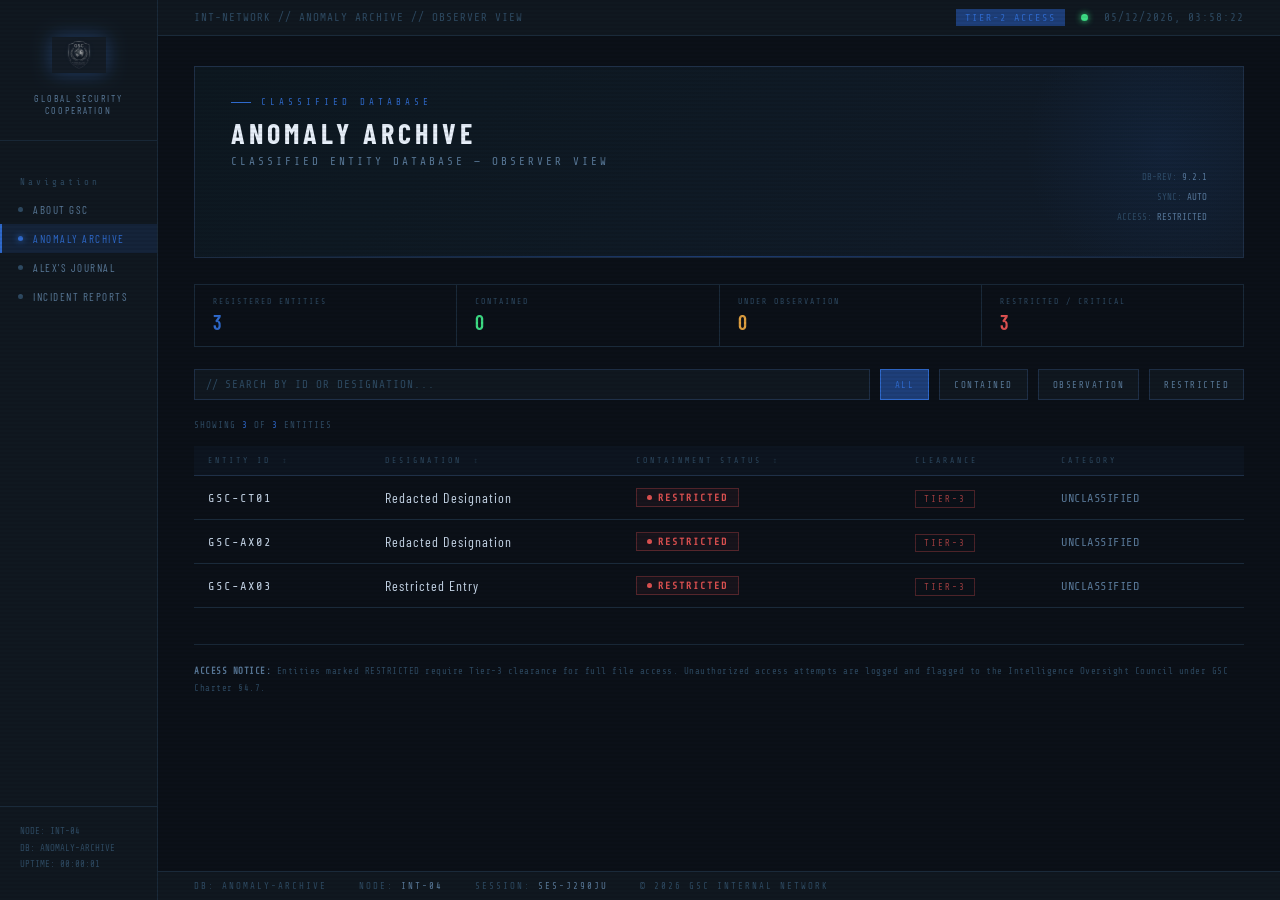
<file: anomalies/index.html>
<!DOCTYPE html>
<html lang="en">
<head>
  <meta charset="UTF-8"/>
  <meta name="viewport" content="width=device-width, initial-scale=1.0"/>
  <title>GSC | Anomaly Archive</title>
  <link href="https://fonts.googleapis.com/css2?family=Share+Tech+Mono&family=Barlow:wght@300;400;600&family=Barlow+Condensed:wght@400;600;700&display=swap" rel="stylesheet">
  <link rel="stylesheet" href="../gsc-shared.css">
  <style>
    :root {
      --bg:          #0b1018;
      --panel:       #101820;
      --panel2:      #0d1520;
      --border:      #1a2a3a;
      --border2:     #1f3048;
      --blue:        #2f6acd;
      --blue-dim:    #1e3f7a;
      --blue-glow:   rgba(47,106,205,0.15);
      --text:        #c8d8ea;
      --text-dim:    #5a7a9a;
      --text-faint:  #2e4a62;
      --green:       #2ea852;
      --amber:       #c28a2e;
      --red:         #a83232;
      --mono:        'Share Tech Mono', monospace;
      --sans:        'Barlow', sans-serif;
      --cond:        'Barlow Condensed', sans-serif;
    }

    *, *::before, *::after { box-sizing: border-box; margin: 0; padding: 0; }
    html, body { height: 100%; background: var(--bg); color: var(--text); font-family: var(--mono); overflow-x: hidden; }

    body::before {
      content: ''; position: fixed; inset: 0;
      background: repeating-linear-gradient(0deg, transparent, transparent 2px, rgba(0,0,0,0.06) 2px, rgba(0,0,0,0.06) 4px);
      pointer-events: none; z-index: 999;
    }

    .shell { display: flex; min-height: 100vh; }

    .sidebar { width: 200px; min-width: 200px; background: var(--panel); border-right: 1px solid var(--border); display: flex; flex-direction: column; padding: 28px 0; position: sticky; top: 0; height: 100vh; }
    .sidebar-logo { display: flex; flex-direction: column; align-items: center; padding: 0 20px 24px; border-bottom: 1px solid var(--border); }
    .logo-img { width: 64px; height: 64px; object-fit: contain; filter: drop-shadow(0 0 10px rgba(47,106,205,0.4)); margin-bottom: 10px; }
    .logo-placeholder { width: 64px; height: 64px; border: 2px solid var(--blue-dim); border-radius: 50%; display: flex; align-items: center; justify-content: center; margin-bottom: 10px; }
    .logo-placeholder::after { content: 'GSC'; font-family: var(--cond); font-weight: 700; font-size: 13px; letter-spacing: 2px; color: var(--blue); }
    .sidebar-org { font-family: var(--cond); font-size: 10px; letter-spacing: 2px; color: var(--text-dim); text-align: center; text-transform: uppercase; }
    .sidebar-nav { flex: 1; padding: 20px 0; display: flex; flex-direction: column; }
    .nav-label { font-size: 9px; letter-spacing: 3px; color: var(--text-faint); padding: 0 20px; margin-bottom: 8px; margin-top: 16px; }
    .sidebar-nav a { display: flex; align-items: center; gap: 10px; padding: 10px 20px; color: var(--text-dim); text-decoration: none; font-family: var(--cond); font-size: 13px; letter-spacing: 1.5px; text-transform: uppercase; border-left: 2px solid transparent; transition: all 0.2s; position: relative; }
    .sidebar-nav a::before { content: ''; position: absolute; left: 0; top: 0; bottom: 0; width: 0; background: var(--blue-glow); transition: width 0.2s; }
    .sidebar-nav a:hover, .sidebar-nav a.active { color: var(--blue); border-left-color: var(--blue); }
    .sidebar-nav a:hover::before, .sidebar-nav a.active::before { width: 100%; }
    .nav-dot { width: 5px; height: 5px; border-radius: 50%; background: var(--text-faint); flex-shrink: 0; transition: background 0.2s; }
    .sidebar-nav a:hover .nav-dot, .sidebar-nav a.active .nav-dot { background: var(--blue); box-shadow: 0 0 6px var(--blue); }
    .sidebar-footer { padding: 16px 20px 0; border-top: 1px solid var(--border); font-size: 9px; color: var(--text-faint); line-height: 1.8; }

    .main { flex: 1; display: flex; flex-direction: column; min-width: 0; overflow-y: auto; }

    .topbar { background: var(--panel); border-bottom: 1px solid var(--border); padding: 10px 48px; display: flex; align-items: center; justify-content: space-between; font-size: 11px; color: var(--text-faint); letter-spacing: 1px; flex-shrink: 0; }
    .topbar-right { display: flex; gap: 16px; align-items: center; }
    .tier-badge { background: var(--blue-dim); color: var(--blue); padding: 2px 8px; font-size: 10px; letter-spacing: 2px; border: 1px solid var(--blue-dim); }
    .status-dot { width: 7px; height: 7px; border-radius: 50%; background: #3ddc84; box-shadow: 0 0 6px #3ddc84; animation: pulse-dot 2s ease-in-out infinite; }
    @keyframes pulse-dot { 0%,100%{opacity:1;box-shadow:0 0 6px #3ddc84;}50%{opacity:0.5;box-shadow:0 0 2px #3ddc84;} }

    .content { padding: 48px; flex: 1; }

    .hero { position: relative; border: 1px solid var(--border2); background: linear-gradient(135deg, #0d1820 0%, #111c2b 100%); padding: 44px 48px; margin-bottom: 32px; overflow: hidden; animation: fadein 0.4s ease both; }
    .hero::before { content: ''; position: absolute; top: -60px; right: -60px; width: 280px; height: 280px; border-radius: 50%; background: radial-gradient(circle, rgba(47,106,205,0.10) 0%, transparent 70%); pointer-events: none; }
    .hero::after { content: ''; position: absolute; bottom: 0; left: 0; right: 0; height: 1px; background: linear-gradient(90deg, transparent, var(--blue-dim), transparent); }
    .hero-tag { font-size: 9px; letter-spacing: 4px; color: var(--blue); margin-bottom: 12px; display: flex; align-items: center; gap: 10px; }
    .hero-tag::before { content: ''; display: inline-block; width: 20px; height: 1px; background: var(--blue); }
    .hero h1 { font-family: var(--cond); font-weight: 700; font-size: 38px; letter-spacing: 5px; color: #e8f0fa; line-height: 1; margin-bottom: 8px; }
    .hero-sub { font-size: 11px; letter-spacing: 3px; color: var(--text-dim); }
    .hero-meta { position: absolute; top: 44px; right: 48px; text-align: right; font-size: 10px; color: var(--text-faint); line-height: 2; }
    .hero-meta span { color: var(--text-dim); }

    .toolbar { display: flex; gap: 10px; margin-bottom: 20px; flex-wrap: wrap; animation: fadein 0.4s 0.05s ease both; }
    .search-wrap { position: relative; flex: 1; min-width: 200px; }
    .search-wrap::before { content: '//'; position: absolute; left: 12px; top: 50%; transform: translateY(-50%); font-size: 11px; color: var(--text-faint); pointer-events: none; }
    .search-input { width: 100%; background: var(--panel); border: 1px solid var(--border2); color: var(--text); font-family: var(--mono); font-size: 12px; padding: 9px 12px 9px 34px; letter-spacing: 1px; outline: none; transition: border-color 0.2s; }
    .search-input::placeholder { color: var(--text-faint); }
    .search-input:focus { border-color: var(--blue); }
    .filter-btn { background: var(--panel); border: 1px solid var(--border2); color: var(--text-dim); font-family: var(--mono); font-size: 10px; letter-spacing: 1.5px; padding: 9px 16px; cursor: pointer; transition: all 0.2s; text-transform: uppercase; white-space: nowrap; }
    .filter-btn:hover { border-color: var(--blue-dim); color: var(--text); }
    .filter-btn.active { background: var(--blue-dim); border-color: var(--blue); color: var(--blue); }

    .stats-strip { display: flex; gap: 0; margin-bottom: 28px; border: 1px solid var(--border); animation: fadein 0.4s 0.1s ease both; }
    .stat-cell { flex: 1; padding: 14px 20px; border-right: 1px solid var(--border); }
    .stat-cell:last-child { border-right: none; }
    .stat-cell-label { font-size: 9px; letter-spacing: 2px; color: var(--text-faint); margin-bottom: 4px; }
    .stat-cell-val { font-size: 20px; color: var(--blue); font-family: var(--cond); font-weight: 600; letter-spacing: 1px; }
    .stat-cell-val.green { color: #3ddc84; }
    .stat-cell-val.amber { color: #e0a040; }
    .stat-cell-val.red   { color: #e05252; }

    .results-info { font-size: 10px; color: var(--text-faint); letter-spacing: 1px; margin-bottom: 16px; }
    .results-info span { color: var(--blue); }

    .archive-table { width: 100%; border-collapse: collapse; animation: fadein 0.4s 0.15s ease both; }
    .archive-table thead tr { background: var(--panel2); }
    .archive-table th { padding: 12px 16px; text-align: left; font-size: 9px; letter-spacing: 3px; color: var(--text-faint); border-bottom: 1px solid var(--border2); font-weight: 400; white-space: nowrap; }
    .archive-table th.sortable { cursor: pointer; user-select: none; transition: color 0.2s; }
    .archive-table th.sortable:hover { color: var(--text-dim); }
    .archive-table th .sort-arrow { margin-left: 4px; opacity: 0.4; }
    .archive-table th.sorted .sort-arrow { opacity: 1; color: var(--blue); }
    .archive-table tbody tr { border-bottom: 1px solid var(--border); cursor: pointer; transition: background 0.15s; }
    .archive-table tbody tr:hover { background: rgba(47,106,205,0.06); }
    .archive-table tbody tr:hover td:first-child { color: var(--blue); }
    .archive-table td { padding: 16px; font-size: 12px; color: var(--text-dim); letter-spacing: 0.5px; white-space: nowrap; }
    .archive-table td.designation { color: var(--text); font-family: var(--cond); font-size: 15px; letter-spacing: 1px; white-space: normal; }
    .archive-table td.entity-id { font-size: 13px; letter-spacing: 2px; color: var(--text); }

    .status { display: inline-flex; align-items: center; gap: 6px; font-size: 10px; letter-spacing: 2px; padding: 3px 10px; font-weight: 600; }
    .status::before { content: ''; width: 5px; height: 5px; border-radius: 50%; flex-shrink: 0; }
    .status-contained   { color: #3ddc84; border: 1px solid rgba(61,220,132,0.3); background: rgba(61,220,132,0.06); }
    .status-contained::before { background: #3ddc84; box-shadow: 0 0 4px #3ddc84; }
    .status-observation { color: #e0a040; border: 1px solid rgba(224,160,64,0.3); background: rgba(224,160,64,0.06); }
    .status-observation::before { background: #e0a040; }
    .status-restricted  { color: #e05252; border: 1px solid rgba(224,82,82,0.3); background: rgba(224,82,82,0.06); }
    .status-restricted::before { background: #e05252; animation: pulse-dot 1.5s ease-in-out infinite; }
    .status-uncontained { color: #ff4444; border: 1px solid rgba(255,68,68,0.5); background: rgba(255,68,68,0.08); animation: blink-row 2s ease-in-out infinite; }
    .status-uncontained::before { background: #ff4444; box-shadow: 0 0 6px #ff4444; animation: pulse-dot 0.8s ease-in-out infinite; }
    @keyframes blink-row { 0%,100%{opacity:1;}50%{opacity:0.7;} }

    .clearance { font-size: 9px; letter-spacing: 2px; padding: 3px 8px; border: 1px solid var(--border2); color: var(--text-faint); }
    .clearance.t3 { border-color: rgba(224,82,82,0.3); color: rgba(224,82,82,0.7); }
    .clearance.t2 { border-color: rgba(224,160,64,0.3); color: rgba(224,160,64,0.7); }
    .clearance.t1 { border-color: rgba(47,106,205,0.3); color: rgba(47,106,205,0.7); }

    .archive-table tbody tr td:last-child::after { content: '→'; margin-left: 8px; opacity: 0; transition: opacity 0.15s; color: var(--blue); }
    .archive-table tbody tr:hover td:last-child::after { opacity: 1; }

    .no-results { text-align: center; padding: 60px; color: var(--text-faint); font-size: 11px; letter-spacing: 2px; display: none; }

    .notice { margin-top: 36px; border-top: 1px solid var(--border); padding-top: 18px; font-size: 10px; color: var(--text-faint); letter-spacing: 0.5px; line-height: 1.8; }
    .notice strong { color: var(--text-dim); }

    .clearance-bar { background: var(--panel); border-top: 1px solid var(--border); padding: 10px 48px; font-size: 10px; letter-spacing: 2px; color: var(--text-faint); display: flex; gap: 32px; flex-shrink: 0; }
    .cl-val { color: var(--text-dim); }

    @keyframes fadein { from { opacity: 0; transform: translateY(8px); } to { opacity: 1; transform: translateY(0); } }
    ::-webkit-scrollbar { width: 5px; }
    ::-webkit-scrollbar-track { background: var(--bg); }
    ::-webkit-scrollbar-thumb { background: var(--border2); border-radius: 3px; }

    @media (max-width: 768px) {
      .shell { flex-direction: column; }
      .sidebar { width: 100%; height: auto; position: static; }
      .content { padding: 24px; }
      .hero { padding: 28px 24px; }
      .hero-meta { display: none; }
      .stats-strip { flex-wrap: wrap; }
      .stat-cell { min-width: 50%; }
      .topbar, .clearance-bar { padding: 10px 20px; flex-wrap: wrap; gap: 10px; }
      .archive-table td, .archive-table th { padding: 10px; }
    }
  </style>
</head>
<body>
<div class="shell">

  <aside class="sidebar">
    <div class="sidebar-logo">
      <img src="../gsc-logo.png" alt="GSC" class="logo-img"
           onerror="this.style.display='none'; this.nextElementSibling.style.display='flex';">
      <div class="logo-placeholder" style="display:none;"></div>
      <div class="sidebar-org">Global Security<br>Cooperation</div>
    </div>
    <nav class="sidebar-nav">
      <div class="nav-label">Navigation</div>
      <a href="../index.html"><span class="nav-dot"></span>About GSC</a>
      <a href="index.html" class="active"><span class="nav-dot"></span>Anomaly Archive</a>
      <a href="../journal/"><span class="nav-dot"></span>Alex's Journal</a>
      <a href="../incidents/"><span class="nav-dot"></span>Incident Reports</a>
    </nav>
    <div class="sidebar-footer">
      NODE: INT-04<br>
      DB: ANOMALY-ARCHIVE<br>
      UPTIME: <span id="uptime">00:00:00</span>
    </div>
  </aside>

  <div class="main">

    <div class="topbar">
      <span>INT-NETWORK // ANOMALY ARCHIVE // OBSERVER VIEW</span>
      <div class="topbar-right">
        <span class="tier-badge">TIER-2 ACCESS</span>
        <div class="status-dot"></div>
        <span id="syncTime">--</span>
      </div>
    </div>

    <div class="content">

      <div class="hero">
        <div class="hero-tag">CLASSIFIED DATABASE</div>
        <h1>ANOMALY ARCHIVE</h1>
        <div class="hero-sub">CLASSIFIED ENTITY DATABASE — OBSERVER VIEW</div>
        <div class="hero-meta">
          DB-REV: <span>9.2.1</span><br>
          SYNC: <span>AUTO</span><br>
          ACCESS: <span>RESTRICTED</span>
        </div>
      </div>

      <div class="stats-strip">
        <div class="stat-cell">
          <div class="stat-cell-label">REGISTERED ENTITIES</div>
          <div class="stat-cell-val" id="statTotal">—</div>
        </div>
        <div class="stat-cell">
          <div class="stat-cell-label">CONTAINED</div>
          <div class="stat-cell-val green" id="statContained">—</div>
        </div>
        <div class="stat-cell">
          <div class="stat-cell-label">UNDER OBSERVATION</div>
          <div class="stat-cell-val amber" id="statObservation">—</div>
        </div>
        <div class="stat-cell">
          <div class="stat-cell-label">RESTRICTED / CRITICAL</div>
          <div class="stat-cell-val red" id="statRestricted">—</div>
        </div>
      </div>

      <div class="toolbar">
        <div class="search-wrap">
          <input class="search-input" id="searchInput" type="text" placeholder="SEARCH BY ID OR DESIGNATION..." autocomplete="off" spellcheck="false">
        </div>
        <button class="filter-btn active" data-filter="all">ALL</button>
        <button class="filter-btn" data-filter="contained">CONTAINED</button>
        <button class="filter-btn" data-filter="observation">OBSERVATION</button>
        <button class="filter-btn" data-filter="restricted">RESTRICTED</button>
      </div>

      <div class="results-info" id="resultsInfo"></div>

      <table class="archive-table">
        <thead>
          <tr>
            <th class="sortable" data-col="0">ENTITY ID <span class="sort-arrow">↕</span></th>
            <th class="sortable" data-col="1">DESIGNATION <span class="sort-arrow">↕</span></th>
            <th class="sortable" data-col="2">CONTAINMENT STATUS <span class="sort-arrow">↕</span></th>
            <th>CLEARANCE</th>
            <th>CATEGORY</th>
          </tr>
        </thead>
        <tbody id="tableBody"></tbody>
      </table>

      <div class="no-results" id="noResults">// NO ENTITIES MATCH QUERY</div>

      <div class="notice">
        <strong>ACCESS NOTICE:</strong> Entities marked RESTRICTED require Tier-3 clearance for full file access.
        Unauthorized access attempts are logged and flagged to the Intelligence Oversight Council under GSC Charter §4.7.
      </div>

    </div>

    <div class="clearance-bar">
      <span>DB: ANOMALY-ARCHIVE</span>
      <span>NODE: <span class="cl-val">INT-04</span></span>
      <span>SESSION: <span class="cl-val" id="sessionId">--</span></span>
      <span>© 2026 GSC INTERNAL NETWORK</span>
    </div>

  </div>
</div>

<script>
// ============================================================
//  ANOMALY ENTRIES — Edit this array to add or change entities
//
//  status options:   "contained" | "observation" | "restricted" | "uncontained"
//  clearance options: "TIER-1" | "TIER-2" | "TIER-3"
//
//  For RESTRICTED entities, set href to:
//    "clearance.html?id=GSC-XXXX"
//  For all others, link directly to the entity page:
//    "entity-001.html"
// ============================================================
const ANOMALY_ENTRIES = [
  {
    id:          "GSC-CT01",
    designation: "Redacted Designation",
    status:      "restricted",
    clearance:   "TIER-3",
    category:    "UNCLASSIFIED",
    href:        "GSC-CT01.html",
  },
  {
    id:          "GSC-AX02",
    designation: "Redacted Designation",
    status:      "restricted",
    clearance:   "TIER-3",
    category:    "UNCLASSIFIED",
    href:        "GSC-AX02.html",
  },
  {
    id:          "GSC-AX03",
    designation: "Restricted Entry",
    status:      "restricted",
    clearance:   "TIER-3",
    category:    "UNCLASSIFIED",
    href:        "GSC-AX03.html",
  },
  // ── ADD NEW ENTITIES BELOW ──────────────────────────────
  // {
  //   id:          "GSC-AX04",
  //   designation: "Your Entity Name",
  //   status:      "contained",
  //   clearance:   "TIER-2",
  //   category:    "BIOLOGICAL",
  //   href:        "entity-004.html",
  // },
];

// ── Config ─────────────────────────────────────────────────
const STATUS_CONFIG = {
  contained:   { cls: 'status-contained',   label: 'CONTAINED'        },
  observation: { cls: 'status-observation', label: 'UNDER OBSERVATION' },
  restricted:  { cls: 'status-restricted',  label: 'RESTRICTED'        },
  uncontained: { cls: 'status-uncontained', label: 'UNCONTAINED'       },
};
const CLEARANCE_CLS = { 'TIER-1': 't1', 'TIER-2': 't2', 'TIER-3': 't3' };

// ── State ──────────────────────────────────────────────────
let activeFilter = 'all';
let searchQuery  = '';
let sortCol      = -1;
let sortAsc      = true;
let searchTimer  = null;

// ── Stats ──────────────────────────────────────────────────
function updateStats(visibleCount) {
  document.getElementById('statTotal').textContent =
    ANOMALY_ENTRIES.length;
  document.getElementById('statContained').textContent =
    ANOMALY_ENTRIES.filter(e => e.status === 'contained').length;
  document.getElementById('statObservation').textContent =
    ANOMALY_ENTRIES.filter(e => e.status === 'observation').length;
  document.getElementById('statRestricted').textContent =
    ANOMALY_ENTRIES.filter(e => e.status === 'restricted' || e.status === 'uncontained').length;
  document.getElementById('resultsInfo').innerHTML =
    'SHOWING <span>' + visibleCount + '</span> OF <span>' + ANOMALY_ENTRIES.length + '</span> ENTITIES';
}

// ── Render ──────────────────────────────────────────────────
function renderTable() {
  const tbody = document.getElementById('tableBody');
  const noRes = document.getElementById('noResults');

  let entries = ANOMALY_ENTRIES.filter(function(e) {
    if (activeFilter !== 'all' && e.status !== activeFilter) return false;
    if (searchQuery) {
      var q = searchQuery.toLowerCase();
      if (
        e.id.toLowerCase().indexOf(q) === -1 &&
        e.designation.toLowerCase().indexOf(q) === -1 &&
        e.category.toLowerCase().indexOf(q) === -1
      ) return false;
    }
    return true;
  });

  if (sortCol >= 0) {
    var keys = ['id', 'designation', 'status'];
    var key  = keys[sortCol];
    if (key) {
      entries = entries.slice().sort(function(a, b) {
        return sortAsc
          ? a[key].localeCompare(b[key])
          : b[key].localeCompare(a[key]);
      });
    }
  }

  tbody.innerHTML = '';

  if (!entries.length) {
    noRes.style.display = 'block';
    updateStats(0);
    return;
  }

  noRes.style.display = 'none';
  updateStats(entries.length);

  entries.forEach(function(e, i) {
    var sc = STATUS_CONFIG[e.status] || STATUS_CONFIG.restricted;
    var cc = CLEARANCE_CLS[e.clearance] || '';

    var tr = document.createElement('tr');
    tr.style.animationDelay = (i * 0.04) + 's';
    tr.style.animation = 'fadein 0.3s ease both';

    tr.innerHTML =
      '<td class="entity-id">' + e.id + '</td>' +
      '<td class="designation">' + e.designation + '</td>' +
      '<td><span class="status ' + sc.cls + '">' + sc.label + '</span></td>' +
      '<td><span class="clearance ' + cc + '">' + e.clearance + '</span></td>' +
      '<td>' + e.category + '</td>';

    tr.addEventListener('click', function() {
      window.location.href = e.href;
    });

    tbody.appendChild(tr);
  });
}

// ── Sort ───────────────────────────────────────────────────
document.querySelectorAll('.archive-table th.sortable').forEach(function(th) {
  th.addEventListener('click', function() {
    var col = parseInt(th.dataset.col);
    if (sortCol === col) {
      sortAsc = !sortAsc;
    } else {
      sortCol = col;
      sortAsc = true;
    }
    document.querySelectorAll('.archive-table th').forEach(function(h) {
      h.classList.remove('sorted');
    });
    th.classList.add('sorted');
    th.querySelector('.sort-arrow').textContent = sortAsc ? '↑' : '↓';
    renderTable();
  });
});

// ── Filters ────────────────────────────────────────────────
document.querySelectorAll('.filter-btn').forEach(function(btn) {
  btn.addEventListener('click', function() {
    activeFilter = btn.dataset.filter;
    document.querySelectorAll('.filter-btn').forEach(function(b) {
      b.classList.remove('active');
    });
    btn.classList.add('active');
    renderTable();
  });
});

// ── Search ─────────────────────────────────────────────────
document.getElementById('searchInput').addEventListener('input', function(e) {
  clearTimeout(searchTimer);
  searchTimer = setTimeout(function() {
    searchQuery = e.target.value.trim();
    renderTable();
  }, 180);
});

// ── Clock & uptime ─────────────────────────────────────────
function updateTime() {
  document.getElementById('syncTime').textContent =
    new Date().toLocaleString('en-GB', { hour12: false });
}
updateTime();
setInterval(updateTime, 1000);

var startTime = Date.now();
setInterval(function() {
  var s = Math.floor((Date.now() - startTime) / 1000);
  var h = String(Math.floor(s / 3600)).padStart(2, '0');
  var m = String(Math.floor((s % 3600) / 60)).padStart(2, '0');
  var sec = String(s % 60).padStart(2, '0');
  document.getElementById('uptime').textContent = h + ':' + m + ':' + sec;
}, 1000);

document.getElementById('sessionId').textContent =
  'SES-' + Math.random().toString(36).substring(2, 8).toUpperCase();

// ── Init ───────────────────────────────────────────────────
renderTable();
</script>
</body>
</html>
</file>
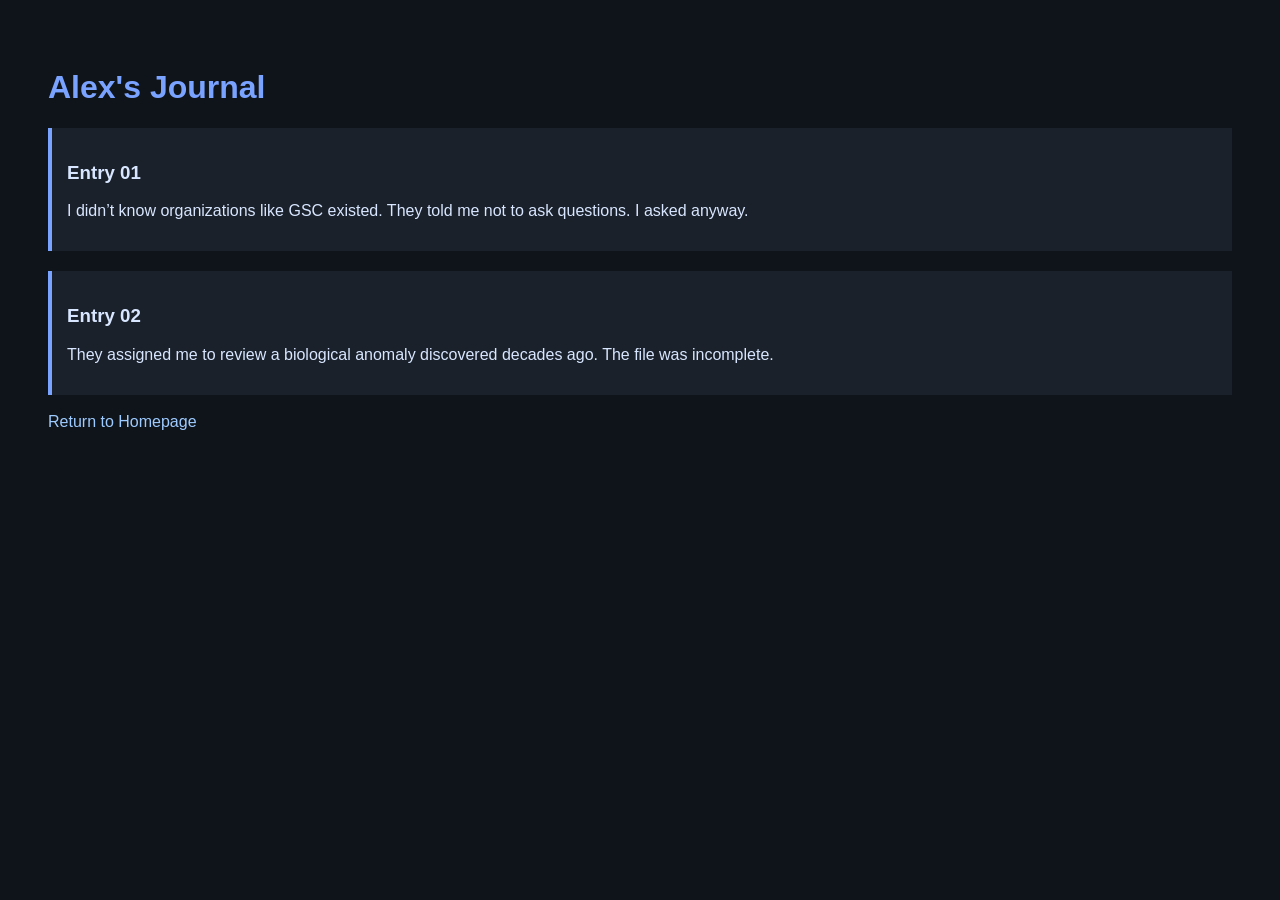
<file: Alex's journal.html>
<!DOCTYPE html>
<html>
<head>
  <title>Alex's Journal</title>
  <style>
    body { background-color: #0f141a; color: #d8e6ff; font-family: Arial; padding: 40px; }
    h1 { color: #7aa2ff; }
    a { color: #9ecbff; text-decoration: none; }
    a:hover { color: white; }
    .entry { margin-top: 20px; padding: 15px; background-color: #1a212b; border-left: 4px solid #7aa2ff; }
  </style>
</head>
<body>

  <h1>Alex's Journal</h1>

  <div class="entry">
    <h3>Entry 01</h3>
    <p>I didn’t know organizations like GSC existed. They told me not to ask questions. I asked anyway.</p>
  </div>

  <div class="entry">
    <h3>Entry 02</h3>
    <p>They assigned me to review a biological anomaly discovered decades ago. The file was incomplete.</p>
  </div>

  <br>
  <a href="index.html">Return to Homepage</a>

</body>
</html>
</file>
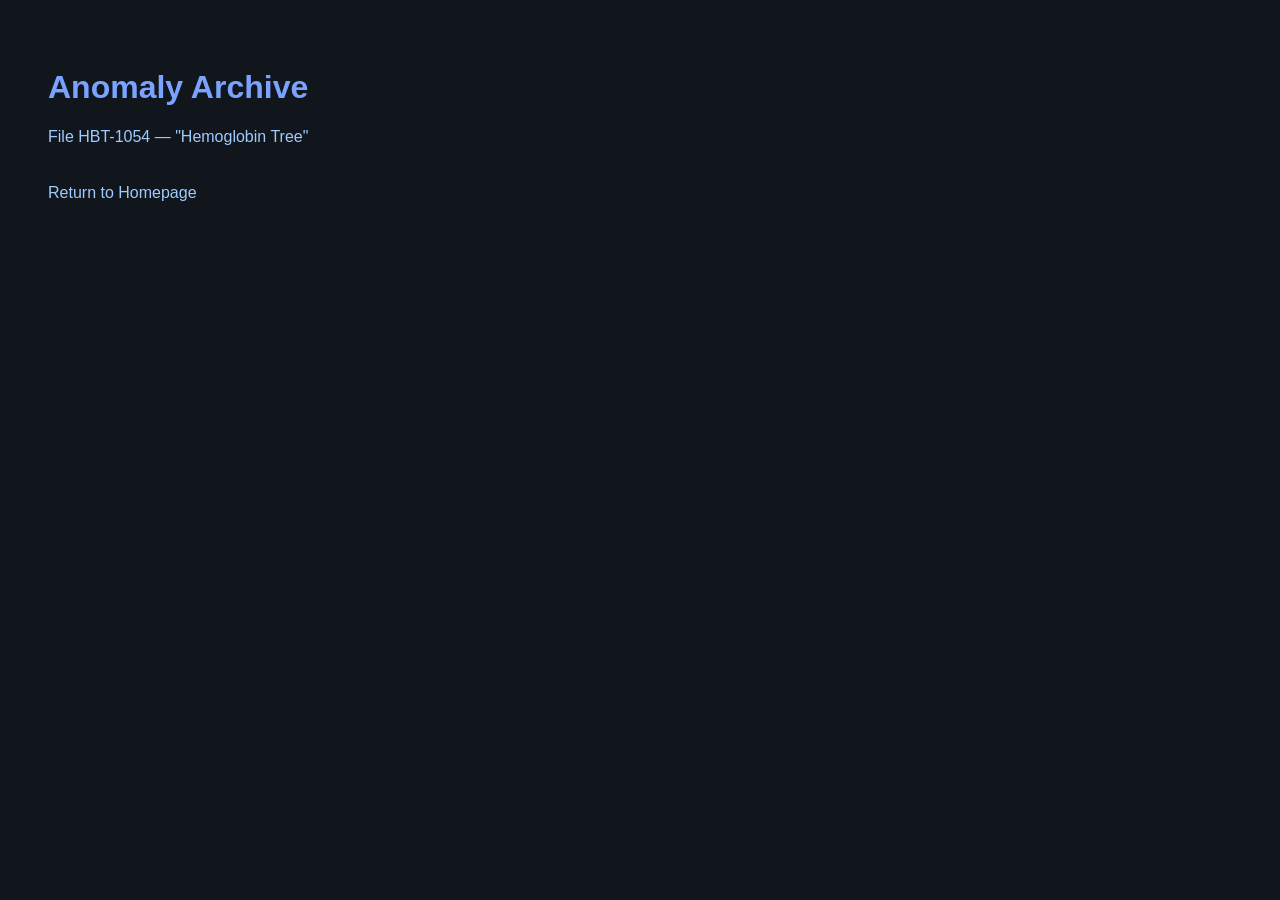
<file: Archive.html>
<!DOCTYPE html>
<html>
<head>
  <title>GSC Archive</title>
  <style>
    body { background-color: #11161d; color: #e0ecff; font-family: Arial; padding: 40px; }
    h1 { color: #7aa2ff; }
    a { display: block; margin: 10px 0; color: #9ecbff; text-decoration: none; }
    a:hover { color: white; }
  </style>
</head>
<body>

  <h1>Anomaly Archive</h1>

  <a href="anomalies/hemoglobin-tree.html">File HBT-1054 — "Hemoglobin Tree"</a>

  <br>
  <a href="index.html">Return to Homepage</a>

</body>
</html>
</file>
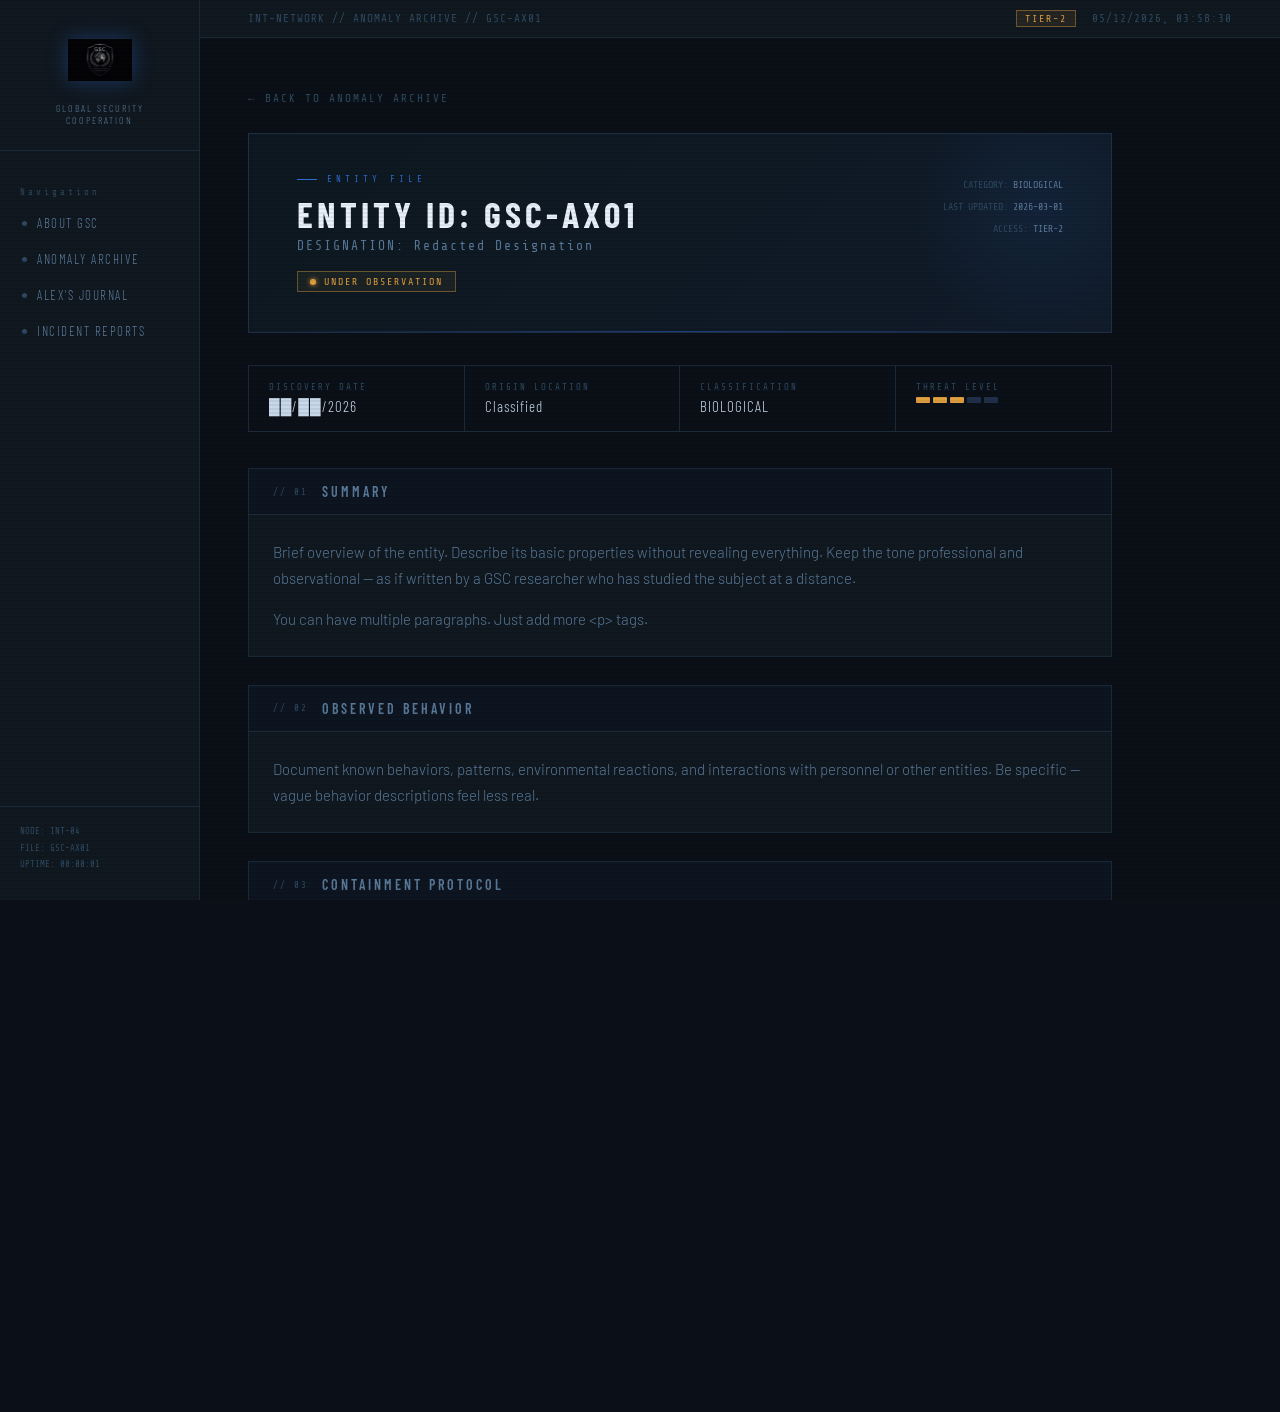
<file: anomalies/entity-001.html>
<!DOCTYPE html>
<html lang="en">
<head>
  <meta charset="UTF-8"/>
  <meta name="viewport" content="width=device-width, initial-scale=1.0"/>
  <title>GSC | Entity File</title>
  <link href="https://fonts.googleapis.com/css2?family=Share+Tech+Mono&family=Barlow:wght@300;400;600&family=Barlow+Condensed:wght@400;600;700&display=swap" rel="stylesheet">
  <style>
    :root {
      --bg:         #0b1018;
      --panel:      #101820;
      --panel2:     #0d1520;
      --border:     #1a2a3a;
      --border2:    #1f3048;
      --blue:       #2f6acd;
      --blue-dim:   #1e3f7a;
      --blue-glow:  rgba(47,106,205,0.15);
      --text:       #c8d8ea;
      --text-dim:   #5a7a9a;
      --text-faint: #2e4a62;
      --green:      #3ddc84;
      --amber:      #e0a040;
      --red:        #e05252;
      --mono:       'Share Tech Mono', monospace;
      --sans:       'Barlow', sans-serif;
      --cond:       'Barlow Condensed', sans-serif;
    }

    *, *::before, *::after { box-sizing: border-box; margin: 0; padding: 0; }
    html, body { height: 100%; background: var(--bg); color: var(--text); font-family: var(--sans); font-weight: 300; overflow-x: hidden; }

    body::before {
      content: ''; position: fixed; inset: 0;
      background: repeating-linear-gradient(0deg, transparent, transparent 2px, rgba(0,0,0,0.06) 2px, rgba(0,0,0,0.06) 4px);
      pointer-events: none; z-index: 999;
    }

    .shell { display: flex; min-height: 100vh; }

    /* ── SIDEBAR ── */
    .sidebar { width: 200px; min-width: 200px; background: var(--panel); border-right: 1px solid var(--border); display: flex; flex-direction: column; padding: 28px 0; position: sticky; top: 0; height: 100vh; }
    .sidebar-logo { display: flex; flex-direction: column; align-items: center; padding: 0 20px 24px; border-bottom: 1px solid var(--border); }
    .logo-img { width: 64px; height: 64px; object-fit: contain; filter: drop-shadow(0 0 10px rgba(47,106,205,0.4)); margin-bottom: 10px; }
    .logo-placeholder { width: 64px; height: 64px; border: 2px solid var(--blue-dim); border-radius: 50%; display: flex; align-items: center; justify-content: center; margin-bottom: 10px; }
    .logo-placeholder::after { content: 'GSC'; font-family: var(--cond); font-weight: 700; font-size: 13px; letter-spacing: 2px; color: var(--blue); }
    .sidebar-org { font-family: var(--cond); font-size: 10px; letter-spacing: 2px; color: var(--text-dim); text-align: center; text-transform: uppercase; }
    .sidebar-nav { flex: 1; padding: 20px 0; display: flex; flex-direction: column; }
    .nav-label { font-family: var(--mono); font-size: 9px; letter-spacing: 3px; color: var(--text-faint); padding: 0 20px; margin-bottom: 8px; margin-top: 16px; }
    .sidebar-nav a { display: flex; align-items: center; gap: 10px; padding: 10px 20px; color: var(--text-dim); text-decoration: none; font-family: var(--cond); font-size: 13px; letter-spacing: 1.5px; text-transform: uppercase; border-left: 2px solid transparent; transition: all 0.2s; position: relative; }
    .sidebar-nav a::before { content: ''; position: absolute; left: 0; top: 0; bottom: 0; width: 0; background: var(--blue-glow); transition: width 0.2s; }
    .sidebar-nav a:hover { color: var(--blue); border-left-color: var(--blue); }
    .sidebar-nav a:hover::before { width: 100%; }
    .nav-dot { width: 5px; height: 5px; border-radius: 50%; background: var(--text-faint); flex-shrink: 0; transition: background 0.2s; }
    .sidebar-nav a:hover .nav-dot { background: var(--blue); box-shadow: 0 0 6px var(--blue); }
    .sidebar-footer { padding: 16px 20px 0; border-top: 1px solid var(--border); font-family: var(--mono); font-size: 9px; color: var(--text-faint); line-height: 1.8; }

    /* ── MAIN ── */
    .main { flex: 1; display: flex; flex-direction: column; overflow-y: auto; }

    .topbar { background: var(--panel); border-bottom: 1px solid var(--border); padding: 10px 48px; display: flex; align-items: center; justify-content: space-between; font-family: var(--mono); font-size: 11px; color: var(--text-faint); letter-spacing: 1px; flex-shrink: 0; }
    .topbar-right { display: flex; gap: 16px; align-items: center; }
    .tier-badge { padding: 2px 8px; font-size: 10px; letter-spacing: 2px; border: 1px solid; }
    .tier-badge.t1 { background: rgba(47,106,205,0.1);  color: var(--blue);  border-color: var(--blue-dim); }
    .tier-badge.t2 { background: rgba(224,160,64,0.1); color: var(--amber); border-color: rgba(224,160,64,0.4); }
    .tier-badge.t3 { background: rgba(224,82,82,0.1);  color: var(--red);   border-color: rgba(224,82,82,0.4); }

    /* ── CONTENT ── */
    .content { padding: 48px; flex: 1; max-width: 960px; }

    /* File header */
    .file-header { position: relative; border: 1px solid var(--border2); background: linear-gradient(135deg, #0d1820 0%, #111c2b 100%); padding: 40px 48px; margin-bottom: 32px; overflow: hidden; animation: fadein 0.4s ease both; }
    .file-header::before { content: ''; position: absolute; top: -50px; right: -50px; width: 250px; height: 250px; border-radius: 50%; background: radial-gradient(circle, rgba(47,106,205,0.10) 0%, transparent 70%); pointer-events: none; }
    .file-header::after { content: ''; position: absolute; bottom: 0; left: 0; right: 0; height: 1px; background: linear-gradient(90deg, transparent, var(--blue-dim), transparent); }

    .file-header-tag { font-family: var(--mono); font-size: 9px; letter-spacing: 4px; color: var(--blue); margin-bottom: 12px; display: flex; align-items: center; gap: 10px; }
    .file-header-tag::before { content: ''; display: inline-block; width: 20px; height: 1px; background: var(--blue); }

    .file-header h1 { font-family: var(--cond); font-weight: 700; font-size: 36px; letter-spacing: 4px; color: #e8f0fa; margin-bottom: 6px; line-height: 1; }
    .file-header .designation { font-family: var(--mono); font-size: 13px; color: var(--text-dim); letter-spacing: 2px; margin-bottom: 4px; }

    .header-right { position: absolute; top: 40px; right: 48px; text-align: right; font-family: var(--mono); font-size: 10px; color: var(--text-faint); line-height: 2.2; }
    .header-right .hl { color: var(--text-dim); }

    /* Status badge in header */
    .header-status { display: inline-flex; align-items: center; gap: 8px; margin-top: 14px; font-family: var(--mono); font-size: 10px; letter-spacing: 2px; padding: 4px 12px; border: 1px solid; }
    .hs-contained   { color: var(--green); border-color: rgba(61,220,132,0.4); background: rgba(61,220,132,0.06); }
    .hs-observation { color: var(--amber); border-color: rgba(224,160,64,0.4); background: rgba(224,160,64,0.06); }
    .hs-restricted  { color: var(--red);   border-color: rgba(224,82,82,0.4);  background: rgba(224,82,82,0.06); }
    .hs-uncontained { color: #ff4444; border-color: rgba(255,68,68,0.5); background: rgba(255,68,68,0.08); animation: blink 2s ease-in-out infinite; }
    .header-status::before { content: ''; width: 6px; height: 6px; border-radius: 50%; background: currentColor; box-shadow: 0 0 5px currentColor; }
    @keyframes blink { 0%,100%{opacity:1;}50%{opacity:0.6;} }

    /* Meta grid */
    .meta-grid { display: grid; grid-template-columns: repeat(4, 1fr); gap: 0; border: 1px solid var(--border); margin-bottom: 36px; animation: fadein 0.4s 0.08s ease both; }
    .meta-cell { padding: 16px 20px; border-right: 1px solid var(--border); }
    .meta-cell:last-child { border-right: none; }
    .meta-cell-label { font-family: var(--mono); font-size: 9px; letter-spacing: 2px; color: var(--text-faint); margin-bottom: 5px; }
    .meta-cell-val { font-family: var(--cond); font-size: 15px; letter-spacing: 1px; color: var(--text); }

    /* Threat bar */
    .threat-bar { display: flex; gap: 3px; margin-top: 4px; }
    .threat-pip { width: 14px; height: 6px; border-radius: 1px; background: var(--border2); }
    .threat-pip.filled-low    { background: var(--green); }
    .threat-pip.filled-mid    { background: var(--amber); }
    .threat-pip.filled-high   { background: var(--red); }

    /* Sections */
    .sections { display: flex; flex-direction: column; gap: 28px; }

    .section { border: 1px solid var(--border); background: var(--panel); animation: fadein 0.4s ease both; }
    .section-header { display: flex; align-items: center; gap: 14px; padding: 14px 24px; border-bottom: 1px solid var(--border); background: var(--panel2); }
    .section-num { font-family: var(--mono); font-size: 9px; letter-spacing: 2px; color: var(--text-faint); }
    .section-title { font-family: var(--cond); font-weight: 600; font-size: 14px; letter-spacing: 3px; color: var(--text-dim); text-transform: uppercase; }
    .section-body { padding: 24px; font-size: 15px; line-height: 1.75; color: var(--text-dim); }
    .section-body p + p { margin-top: 14px; }

    /* Addendum */
    .addendum { border: 1px solid var(--border); border-left: 3px solid var(--blue); background: #090f18; animation: fadein 0.4s ease both; }
    .addendum-header { display: flex; align-items: center; gap: 14px; padding: 12px 24px; border-bottom: 1px solid var(--border); }
    .addendum-label { font-family: var(--mono); font-size: 10px; letter-spacing: 3px; color: var(--blue); }
    .addendum-date { font-family: var(--mono); font-size: 10px; color: var(--text-faint); margin-left: auto; }
    .addendum-body { padding: 20px 24px; font-size: 14px; line-height: 1.75; color: var(--text-dim); }

    /* Redaction */
    .redact { display: inline-block; background: #111; color: transparent; border-radius: 2px; padding: 0 3px; user-select: none; cursor: not-allowed; vertical-align: middle; }
    .redact-s { width: 3em; }
    .redact-m { width: 6em; }
    .redact-l { width: 10em; }

    /* Back link */
    .back-link { display: inline-flex; align-items: center; gap: 8px; font-family: var(--mono); font-size: 11px; letter-spacing: 2px; color: var(--text-faint); text-decoration: none; margin-bottom: 28px; transition: color 0.2s; }
    .back-link:hover { color: var(--blue); }
    .back-link::before { content: '←'; }

    /* Bottom bar */
    .clearance-bar { background: var(--panel); border-top: 1px solid var(--border); padding: 10px 48px; font-family: var(--mono); font-size: 10px; letter-spacing: 2px; color: var(--text-faint); display: flex; gap: 32px; flex-shrink: 0; }
    .cl-val { color: var(--text-dim); }

    @keyframes fadein { from { opacity: 0; transform: translateY(8px); } to { opacity: 1; transform: translateY(0); } }
    .section:nth-child(1) { animation-delay: 0.12s; }
    .section:nth-child(2) { animation-delay: 0.18s; }
    .section:nth-child(3) { animation-delay: 0.24s; }
    .section:nth-child(4) { animation-delay: 0.30s; }
    .addendum:nth-child(1) { animation-delay: 0.36s; }
    .addendum:nth-child(2) { animation-delay: 0.42s; }

    ::-webkit-scrollbar { width: 5px; }
    ::-webkit-scrollbar-track { background: var(--bg); }
    ::-webkit-scrollbar-thumb { background: var(--border2); border-radius: 3px; }

    @media (max-width: 900px) {
      .meta-grid { grid-template-columns: 1fr 1fr; }
      .meta-cell { border-bottom: 1px solid var(--border); }
      .header-right { display: none; }
    }
    @media (max-width: 700px) {
      .shell { flex-direction: column; }
      .sidebar { width: 100%; height: auto; position: static; }
      .content { padding: 24px; }
      .file-header { padding: 28px 24px; }
      .topbar, .clearance-bar { padding: 10px 20px; flex-wrap: wrap; gap: 10px; }
    }
  </style>
</head>
<body>
<!-- ==========================================================
  HOW TO FILL IN THIS TEMPLATE — NO CODING NEEDED
  Read the comments above each section and replace the text.
  Everything you need to change is marked with  ← EDIT THIS
  Do NOT touch anything outside the marked areas.
=========================================================== -->

<!-- ══════════════════════════════════════════════════════════
  ENTITY DATA — Change these values to update the whole page.
  Status options:  contained | observation | restricted | uncontained
  Clearance options: TIER-1 | TIER-2 | TIER-3
  Threat level: a number from 1 to 5
  Threat color: low | mid | high  (green | amber | red)
══════════════════════════════════════════════════════════ -->
<script>
const ENTITY = {
  id:              "GSC-AX01",            // ← EDIT THIS  e.g. "GSC-CT04"
  designation:     "Redacted Designation",// ← EDIT THIS  e.g. "The Hollow Man"
  clearance:       "TIER-2",             // ← EDIT THIS  TIER-1 / TIER-2 / TIER-3
  status:          "observation",        // ← EDIT THIS  contained / observation / restricted / uncontained
  discoveryDate:   "██/██/2026",         // ← EDIT THIS  e.g. "03/14/2024" or use ██ to redact
  origin:          "Classified",         // ← EDIT THIS  e.g. "Eastern Europe" or "Classified"
  category:        "BIOLOGICAL",         // ← EDIT THIS  e.g. "BIOLOGICAL" / "COGNITOHAZARD" / "MECHANICAL"
  threatLevel:     3,                    // ← EDIT THIS  1 to 5
  threatColor:     "mid",               // ← EDIT THIS  low / mid / high
  lastUpdated:     "2026-03-01",        // ← EDIT THIS  date of last file update
};
</script>

<div class="shell">

  <!-- SIDEBAR -->
  <aside class="sidebar">
    <div class="sidebar-logo">
      <img src="../gsc-logo.png" alt="GSC" class="logo-img"
           onerror="this.style.display='none'; this.nextElementSibling.style.display='flex';">
      <div class="logo-placeholder" style="display:none;"></div>
      <div class="sidebar-org">Global Security<br>Cooperation</div>
    </div>
    <nav class="sidebar-nav">
      <div class="nav-label">Navigation</div>
      <a href="../index.html"><span class="nav-dot"></span>About GSC</a>
      <a href="index.html"><span class="nav-dot"></span>Anomaly Archive</a>
      <a href="../journal/"><span class="nav-dot"></span>Alex's Journal</a>
      <a href="../incidents/"><span class="nav-dot"></span>Incident Reports</a>
    </nav>
    <div class="sidebar-footer">
      NODE: INT-04<br>
      FILE: <span id="sidebarId">--</span><br>
      UPTIME: <span id="uptime">00:00:00</span>
    </div>
  </aside>

  <!-- MAIN -->
  <div class="main">

    <div class="topbar">
      <span id="topbarPath">INT-NETWORK // ANOMALY ARCHIVE // --</span>
      <div class="topbar-right">
        <span class="tier-badge" id="tierBadge">--</span>
        <span id="syncTime">--</span>
      </div>
    </div>

    <div class="content">

      <a href="index.html" class="back-link">BACK TO ANOMALY ARCHIVE</a>

      <!-- FILE HEADER — auto-filled from ENTITY above -->
      <div class="file-header" id="fileHeader">
        <div class="file-header-tag">ENTITY FILE</div>
        <h1 id="fhId">--</h1>
        <div class="designation" id="fhDesignation">--</div>
        <div id="fhStatus"></div>
        <div class="header-right">
          CATEGORY: <span class="hl" id="fhCategory">--</span><br>
          LAST UPDATED: <span class="hl" id="fhUpdated">--</span><br>
          ACCESS: <span class="hl" id="fhAccess">--</span>
        </div>
      </div>

      <!-- META GRID — auto-filled -->
      <div class="meta-grid">
        <div class="meta-cell">
          <div class="meta-cell-label">DISCOVERY DATE</div>
          <div class="meta-cell-val" id="mgDate">--</div>
        </div>
        <div class="meta-cell">
          <div class="meta-cell-label">ORIGIN LOCATION</div>
          <div class="meta-cell-val" id="mgOrigin">--</div>
        </div>
        <div class="meta-cell">
          <div class="meta-cell-label">CLASSIFICATION</div>
          <div class="meta-cell-val" id="mgCategory">--</div>
        </div>
        <div class="meta-cell">
          <div class="meta-cell-label">THREAT LEVEL</div>
          <div class="threat-bar" id="mgThreat"></div>
        </div>
      </div>

      <!-- ══════════════════════════════════════════════════
        SECTIONS — Edit the text between the <p> tags.
        To add a new section: copy one full <div class="section">
        block and paste it below the others.
        To remove a section: delete the whole block.
      ══════════════════════════════════════════════════ -->
      <div class="sections">

        <div class="section">
          <div class="section-header">
            <span class="section-num">// 01</span>
            <span class="section-title">Summary</span>
          </div>
          <div class="section-body">
            <!-- ↓ EDIT THIS — write your summary here -->
            <p>Brief overview of the entity. Describe its basic properties without revealing everything. Keep the tone professional and observational — as if written by a GSC researcher who has studied the subject at a distance.</p>
            <p>You can have multiple paragraphs. Just add more &lt;p&gt; tags.</p>
            <!-- ↑ EDIT THIS -->
          </div>
        </div>

        <div class="section">
          <div class="section-header">
            <span class="section-num">// 02</span>
            <span class="section-title">Observed Behavior</span>
          </div>
          <div class="section-body">
            <!-- ↓ EDIT THIS -->
            <p>Document known behaviors, patterns, environmental reactions, and interactions with personnel or other entities. Be specific — vague behavior descriptions feel less real.</p>
            <!-- ↑ EDIT THIS -->
          </div>
        </div>

        <div class="section">
          <div class="section-header">
            <span class="section-num">// 03</span>
            <span class="section-title">Containment Protocol</span>
          </div>
          <div class="section-body">
            <!-- ↓ EDIT THIS -->
            <p>Outline current containment procedures and safety measures. What does staff need to do? What must never happen? Protocols work best when they hint at past failures.</p>
            <!-- ↑ EDIT THIS -->
          </div>
        </div>

        <div class="section">
          <div class="section-header">
            <span class="section-num">// 04</span>
            <span class="section-title">Research Notes</span>
          </div>
          <div class="section-body">
            <!-- ↓ EDIT THIS -->
            <p>Additional remarks from researchers or internal analysts. This section can be more personal in tone — written by a named researcher, or left anonymous.</p>
            <!-- ↑ EDIT THIS -->
          </div>
        </div>

      </div><!-- end .sections -->

      <!-- ══════════════════════════════════════════════════
        ADDENDA — Internal update logs. Each one is a separate
        dated entry. Copy the block to add more addenda.
        To remove: delete the whole <div class="addendum"> block.
      ══════════════════════════════════════════════════ -->

      <br><!-- spacer -->

      <div class="addendum">
        <div class="addendum-header">
          <span class="addendum-label">ADDENDUM 01</span>
          <span class="addendum-date">2026-01-15</span><!-- ← EDIT DATE -->
        </div>
        <div class="addendum-body">
          <!-- ↓ EDIT THIS -->
          Internal update log. Addenda are used to record new developments, incidents, or changes to containment status after the initial file was created. They read like incident notes — factual, terse, sometimes alarming.
          <!-- ↑ EDIT THIS -->
        </div>
      </div>

      <!-- Copy the block above to add a second addendum:
      <div class="addendum">
        <div class="addendum-header">
          <span class="addendum-label">ADDENDUM 02</span>
          <span class="addendum-date">2026-02-03</span>
        </div>
        <div class="addendum-body">
          Your addendum text here.
        </div>
      </div>
      -->

    </div><!-- end .content -->

    <div class="clearance-bar">
      <span>FILE: <span class="cl-val" id="barId">--</span></span>
      <span>STATUS: <span class="cl-val" id="barStatus">--</span></span>
      <span>CLEARANCE: <span class="cl-val" id="barClearance">--</span></span>
      <span>© 2026 GSC INTERNAL NETWORK</span>
    </div>

  </div><!-- end .main -->
</div>

<script>
// ── Auto-fill from ENTITY data ────────────────────────────
const STATUS_MAP = {
  contained:   { label: 'CONTAINED',    cls: 'hs-contained'   },
  observation: { label: 'UNDER OBSERVATION', cls: 'hs-observation' },
  restricted:  { label: 'RESTRICTED',   cls: 'hs-restricted'  },
  uncontained: { label: 'UNCONTAINED',  cls: 'hs-uncontained' },
};
const CLEARANCE_CLS = { 'TIER-1': 't1', 'TIER-2': 't2', 'TIER-3': 't3' };

function init() {
  const e = ENTITY;
  const sc = STATUS_MAP[e.status] || STATUS_MAP.observation;

  // Page title
  document.title = `GSC | ${e.id}`;

  // Topbar
  document.getElementById('topbarPath').textContent =
    `INT-NETWORK // ANOMALY ARCHIVE // ${e.id}`;
  const tb = document.getElementById('tierBadge');
  tb.textContent = e.clearance;
  tb.className = 'tier-badge ' + (CLEARANCE_CLS[e.clearance] || '');

  // File header
  document.getElementById('fhId').textContent          = `ENTITY ID: ${e.id}`;
  document.getElementById('fhDesignation').textContent = `DESIGNATION: ${e.designation}`;
  document.getElementById('fhCategory').textContent    = e.category;
  document.getElementById('fhUpdated').textContent     = e.lastUpdated;
  document.getElementById('fhAccess').textContent      = e.clearance;

  const statusEl = document.getElementById('fhStatus');
  statusEl.innerHTML = `<div class="header-status ${sc.cls}">${sc.label}</div>`;

  // Meta grid
  document.getElementById('mgDate').textContent     = e.discoveryDate;
  document.getElementById('mgOrigin').textContent   = e.origin;
  document.getElementById('mgCategory').textContent = e.category;

  // Threat bar
  const bar = document.getElementById('mgThreat');
  bar.innerHTML = '';
  for (let i = 1; i <= 5; i++) {
    const pip = document.createElement('div');
    pip.className = 'threat-pip' + (i <= e.threatLevel ? ` filled-${e.threatColor}` : '');
    bar.appendChild(pip);
  }

  // Sidebar & bottom bar
  document.getElementById('sidebarId').textContent  = e.id;
  document.getElementById('barId').textContent       = e.id;
  document.getElementById('barStatus').textContent   = sc.label;
  document.getElementById('barClearance').textContent= e.clearance;
}

init();

// ── Clock & uptime ────────────────────────────────────────
function updateTime() {
  document.getElementById('syncTime').textContent =
    new Date().toLocaleString('en-GB', { hour12: false });
}
updateTime(); setInterval(updateTime, 1000);

const start = Date.now();
setInterval(() => {
  const s = Math.floor((Date.now() - start) / 1000);
  document.getElementById('uptime').textContent =
    [Math.floor(s/3600), Math.floor((s%3600)/60), s%60]
    .map(n => String(n).padStart(2,'0')).join(':');
}, 1000);
</script>
</body>
</html>
</file>
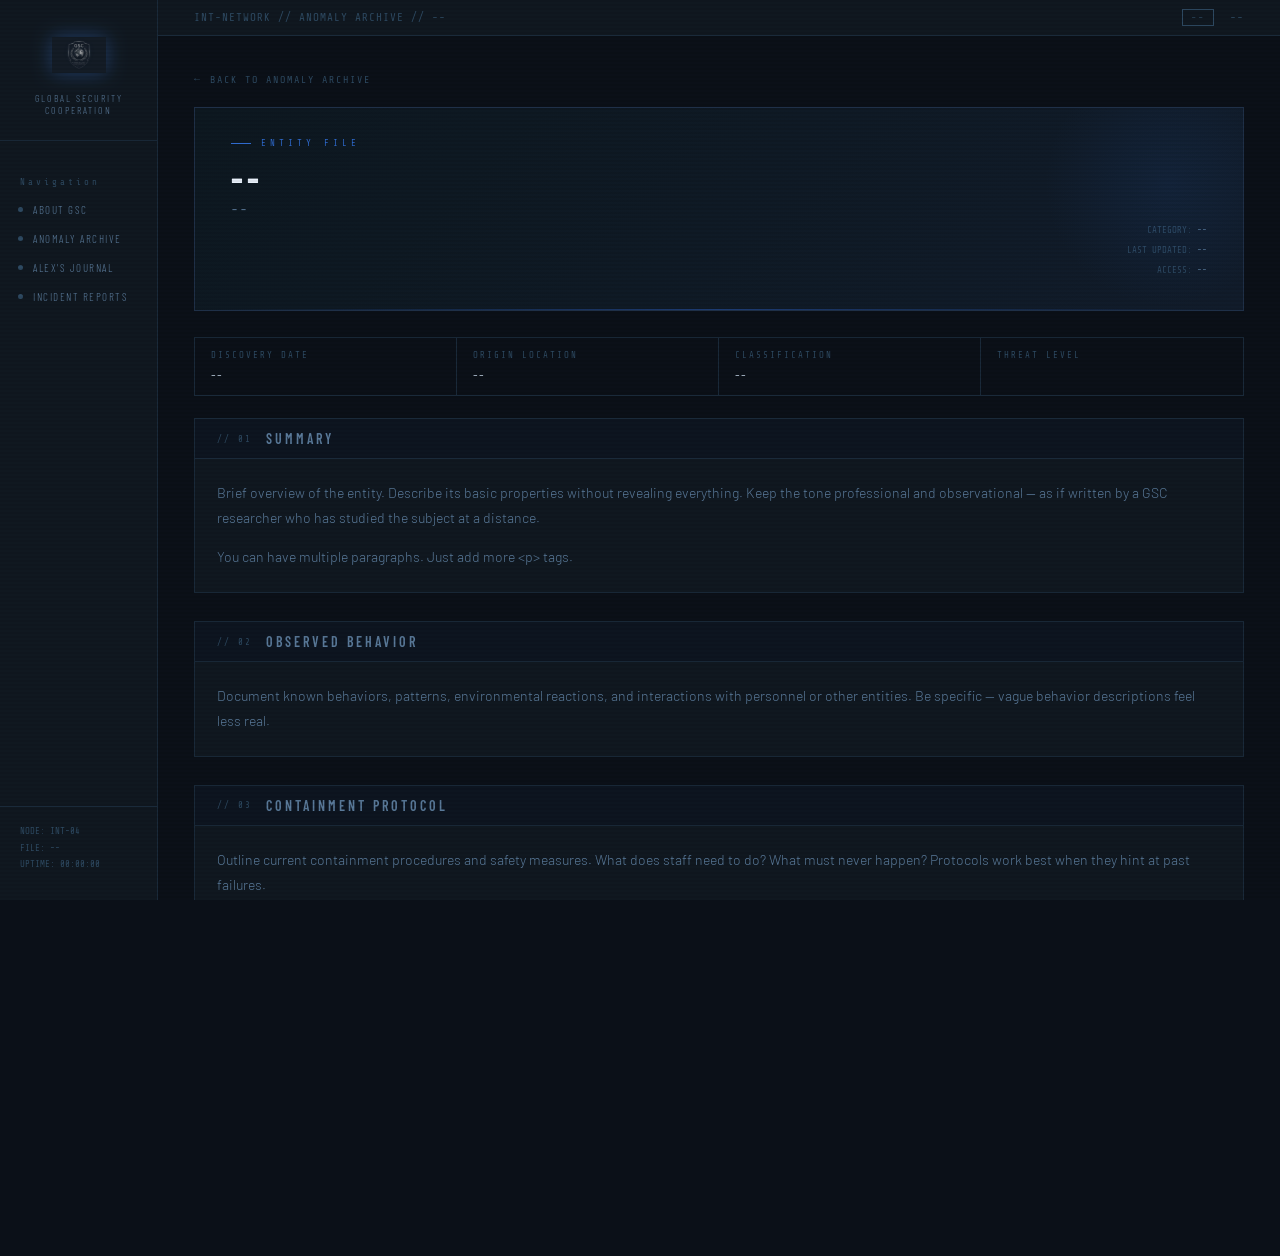
<file: anomalies/entity-template.html>
<!DOCTYPE html>
<html lang="en">
<head>
  <meta charset="UTF-8"/>
  <meta name="viewport" content="width=device-width, initial-scale=1.0"/>
  <title>GSC | Entity File</title>
  <link href="https://fonts.googleapis.com/css2?family=Share+Tech+Mono&family=Barlow:wght@300;400;600&family=Barlow+Condensed:wght@400;600;700&display=swap" rel="stylesheet">
  <link rel="stylesheet" href="../gsc-shared.css">
  <style>
    :root {
      --bg:         #0b1018;
      --panel:      #101820;
      --panel2:     #0d1520;
      --border:     #1a2a3a;
      --border2:    #1f3048;
      --blue:       #2f6acd;
      --blue-dim:   #1e3f7a;
      --blue-glow:  rgba(47,106,205,0.15);
      --text:       #c8d8ea;
      --text-dim:   #5a7a9a;
      --text-faint: #2e4a62;
      --green:      #3ddc84;
      --amber:      #e0a040;
      --red:        #e05252;
      --mono:       'Share Tech Mono', monospace;
      --sans:       'Barlow', sans-serif;
      --cond:       'Barlow Condensed', sans-serif;
    }

    *, *::before, *::after { box-sizing: border-box; margin: 0; padding: 0; }
    html, body { height: 100%; background: var(--bg); color: var(--text); font-family: var(--sans); font-weight: 300; overflow-x: hidden; }

    body::before {
      content: ''; position: fixed; inset: 0;
      background: repeating-linear-gradient(0deg, transparent, transparent 2px, rgba(0,0,0,0.06) 2px, rgba(0,0,0,0.06) 4px);
      pointer-events: none; z-index: 999;
    }

    .shell { display: flex; min-height: 100vh; }

    /* ── SIDEBAR ── */
    .sidebar { width: 200px; min-width: 200px; background: var(--panel); border-right: 1px solid var(--border); display: flex; flex-direction: column; padding: 28px 0; position: sticky; top: 0; height: 100vh; }
    .sidebar-logo { display: flex; flex-direction: column; align-items: center; padding: 0 20px 24px; border-bottom: 1px solid var(--border); }
    .logo-img { width: 64px; height: 64px; object-fit: contain; filter: drop-shadow(0 0 10px rgba(47,106,205,0.4)); margin-bottom: 10px; }
    .logo-placeholder { width: 64px; height: 64px; border: 2px solid var(--blue-dim); border-radius: 50%; display: flex; align-items: center; justify-content: center; margin-bottom: 10px; }
    .logo-placeholder::after { content: 'GSC'; font-family: var(--cond); font-weight: 700; font-size: 13px; letter-spacing: 2px; color: var(--blue); }
    .sidebar-org { font-family: var(--cond); font-size: 10px; letter-spacing: 2px; color: var(--text-dim); text-align: center; text-transform: uppercase; }
    .sidebar-nav { flex: 1; padding: 20px 0; display: flex; flex-direction: column; }
    .nav-label { font-family: var(--mono); font-size: 9px; letter-spacing: 3px; color: var(--text-faint); padding: 0 20px; margin-bottom: 8px; margin-top: 16px; }
    .sidebar-nav a { display: flex; align-items: center; gap: 10px; padding: 10px 20px; color: var(--text-dim); text-decoration: none; font-family: var(--cond); font-size: 13px; letter-spacing: 1.5px; text-transform: uppercase; border-left: 2px solid transparent; transition: all 0.2s; position: relative; }
    .sidebar-nav a::before { content: ''; position: absolute; left: 0; top: 0; bottom: 0; width: 0; background: var(--blue-glow); transition: width 0.2s; }
    .sidebar-nav a:hover { color: var(--blue); border-left-color: var(--blue); }
    .sidebar-nav a:hover::before { width: 100%; }
    .nav-dot { width: 5px; height: 5px; border-radius: 50%; background: var(--text-faint); flex-shrink: 0; transition: background 0.2s; }
    .sidebar-nav a:hover .nav-dot { background: var(--blue); box-shadow: 0 0 6px var(--blue); }
    .sidebar-footer { padding: 16px 20px 0; border-top: 1px solid var(--border); font-family: var(--mono); font-size: 9px; color: var(--text-faint); line-height: 1.8; }

    /* ── MAIN ── */
    .main { flex: 1; display: flex; flex-direction: column; overflow-y: auto; }

    .topbar { background: var(--panel); border-bottom: 1px solid var(--border); padding: 10px 48px; display: flex; align-items: center; justify-content: space-between; font-family: var(--mono); font-size: 11px; color: var(--text-faint); letter-spacing: 1px; flex-shrink: 0; }
    .topbar-right { display: flex; gap: 16px; align-items: center; }
    .tier-badge { padding: 2px 8px; font-size: 10px; letter-spacing: 2px; border: 1px solid; }
    .tier-badge.t1 { background: rgba(47,106,205,0.1);  color: var(--blue);  border-color: var(--blue-dim); }
    .tier-badge.t2 { background: rgba(224,160,64,0.1); color: var(--amber); border-color: rgba(224,160,64,0.4); }
    .tier-badge.t3 { background: rgba(224,82,82,0.1);  color: var(--red);   border-color: rgba(224,82,82,0.4); }

    /* ── CONTENT ── */
    .content { padding: 48px; flex: 1; max-width: 960px; }

    /* File header */
    .file-header { position: relative; border: 1px solid var(--border2); background: linear-gradient(135deg, #0d1820 0%, #111c2b 100%); padding: 40px 48px; margin-bottom: 32px; overflow: hidden; animation: fadein 0.4s ease both; }
    .file-header::before { content: ''; position: absolute; top: -50px; right: -50px; width: 250px; height: 250px; border-radius: 50%; background: radial-gradient(circle, rgba(47,106,205,0.10) 0%, transparent 70%); pointer-events: none; }
    .file-header::after { content: ''; position: absolute; bottom: 0; left: 0; right: 0; height: 1px; background: linear-gradient(90deg, transparent, var(--blue-dim), transparent); }

    .file-header-tag { font-family: var(--mono); font-size: 9px; letter-spacing: 4px; color: var(--blue); margin-bottom: 12px; display: flex; align-items: center; gap: 10px; }
    .file-header-tag::before { content: ''; display: inline-block; width: 20px; height: 1px; background: var(--blue); }

    .file-header h1 { font-family: var(--cond); font-weight: 700; font-size: 36px; letter-spacing: 4px; color: #e8f0fa; margin-bottom: 6px; line-height: 1; }
    .file-header .designation { font-family: var(--mono); font-size: 13px; color: var(--text-dim); letter-spacing: 2px; margin-bottom: 4px; }

    .header-right { position: absolute; top: 40px; right: 48px; text-align: right; font-family: var(--mono); font-size: 10px; color: var(--text-faint); line-height: 2.2; }
    .header-right .hl { color: var(--text-dim); }

    /* Status badge in header */
    .header-status { display: inline-flex; align-items: center; gap: 8px; margin-top: 14px; font-family: var(--mono); font-size: 10px; letter-spacing: 2px; padding: 4px 12px; border: 1px solid; }
    .hs-contained   { color: var(--green); border-color: rgba(61,220,132,0.4); background: rgba(61,220,132,0.06); }
    .hs-observation { color: var(--amber); border-color: rgba(224,160,64,0.4); background: rgba(224,160,64,0.06); }
    .hs-restricted  { color: var(--red);   border-color: rgba(224,82,82,0.4);  background: rgba(224,82,82,0.06); }
    .hs-uncontained { color: #ff4444; border-color: rgba(255,68,68,0.5); background: rgba(255,68,68,0.08); animation: blink 2s ease-in-out infinite; }
    .header-status::before { content: ''; width: 6px; height: 6px; border-radius: 50%; background: currentColor; box-shadow: 0 0 5px currentColor; }
    @keyframes blink { 0%,100%{opacity:1;}50%{opacity:0.6;} }

    /* Meta grid */
    .meta-grid { display: grid; grid-template-columns: repeat(4, 1fr); gap: 0; border: 1px solid var(--border); margin-bottom: 36px; animation: fadein 0.4s 0.08s ease both; }
    .meta-cell { padding: 16px 20px; border-right: 1px solid var(--border); }
    .meta-cell:last-child { border-right: none; }
    .meta-cell-label { font-family: var(--mono); font-size: 9px; letter-spacing: 2px; color: var(--text-faint); margin-bottom: 5px; }
    .meta-cell-val { font-family: var(--cond); font-size: 15px; letter-spacing: 1px; color: var(--text); }

    /* Threat bar */
    .threat-bar { display: flex; gap: 3px; margin-top: 4px; }
    .threat-pip { width: 14px; height: 6px; border-radius: 1px; background: var(--border2); }
    .threat-pip.filled-low    { background: var(--green); }
    .threat-pip.filled-mid    { background: var(--amber); }
    .threat-pip.filled-high   { background: var(--red); }

    /* Sections */
    .sections { display: flex; flex-direction: column; gap: 28px; }

    .section { border: 1px solid var(--border); background: var(--panel); animation: fadein 0.4s ease both; }
    .section-header { display: flex; align-items: center; gap: 14px; padding: 14px 24px; border-bottom: 1px solid var(--border); background: var(--panel2); }
    .section-num { font-family: var(--mono); font-size: 9px; letter-spacing: 2px; color: var(--text-faint); }
    .section-title { font-family: var(--cond); font-weight: 600; font-size: 14px; letter-spacing: 3px; color: var(--text-dim); text-transform: uppercase; }
    .section-body { padding: 24px; font-size: 15px; line-height: 1.75; color: var(--text-dim); }
    .section-body p + p { margin-top: 14px; }

    /* Addendum */
    .addendum { border: 1px solid var(--border); border-left: 3px solid var(--blue); background: #090f18; animation: fadein 0.4s ease both; }
    .addendum-header { display: flex; align-items: center; gap: 14px; padding: 12px 24px; border-bottom: 1px solid var(--border); }
    .addendum-label { font-family: var(--mono); font-size: 10px; letter-spacing: 3px; color: var(--blue); }
    .addendum-date { font-family: var(--mono); font-size: 10px; color: var(--text-faint); margin-left: auto; }
    .addendum-body { padding: 20px 24px; font-size: 14px; line-height: 1.75; color: var(--text-dim); }

    /* Redaction */
    .redact { display: inline-block; background: #111; color: transparent; border-radius: 2px; padding: 0 3px; user-select: none; cursor: not-allowed; vertical-align: middle; }
    .redact-s { width: 3em; }
    .redact-m { width: 6em; }
    .redact-l { width: 10em; }

    /* Back link */
    .back-link { display: inline-flex; align-items: center; gap: 8px; font-family: var(--mono); font-size: 11px; letter-spacing: 2px; color: var(--text-faint); text-decoration: none; margin-bottom: 28px; transition: color 0.2s; }
    .back-link:hover { color: var(--blue); }
    .back-link::before { content: '←'; }

    /* Bottom bar */
    .clearance-bar { background: var(--panel); border-top: 1px solid var(--border); padding: 10px 48px; font-family: var(--mono); font-size: 10px; letter-spacing: 2px; color: var(--text-faint); display: flex; gap: 32px; flex-shrink: 0; }
    .cl-val { color: var(--text-dim); }

    @keyframes fadein { from { opacity: 0; transform: translateY(8px); } to { opacity: 1; transform: translateY(0); } }
    .section:nth-child(1) { animation-delay: 0.12s; }
    .section:nth-child(2) { animation-delay: 0.18s; }
    .section:nth-child(3) { animation-delay: 0.24s; }
    .section:nth-child(4) { animation-delay: 0.30s; }
    .addendum:nth-child(1) { animation-delay: 0.36s; }
    .addendum:nth-child(2) { animation-delay: 0.42s; }

    ::-webkit-scrollbar { width: 5px; }
    ::-webkit-scrollbar-track { background: var(--bg); }
    ::-webkit-scrollbar-thumb { background: var(--border2); border-radius: 3px; }

    @media (max-width: 900px) {
      .meta-grid { grid-template-columns: 1fr 1fr; }
      .meta-cell { border-bottom: 1px solid var(--border); }
      .header-right { display: none; }
    }
    @media (max-width: 700px) {
      .shell { flex-direction: column; }
      .sidebar { width: 100%; height: auto; position: static; }
      .content { padding: 24px; }
      .file-header { padding: 28px 24px; }
      .topbar, .clearance-bar { padding: 10px 20px; flex-wrap: wrap; gap: 10px; }
    }
  </style>
</head>
<body>
<!-- ==========================================================
  HOW TO FILL IN THIS TEMPLATE — NO CODING NEEDED
  Read the comments above each section and replace the text.
  Everything you need to change is marked with  ← EDIT THIS
  Do NOT touch anything outside the marked areas.
=========================================================== -->

<!-- ══════════════════════════════════════════════════════════
  ENTITY DATA — Change these values to update the whole page.
  Status options:  contained | observation | restricted | uncontained
  Clearance options: TIER-1 | TIER-2 | TIER-3
  Threat level: a number from 1 to 5
  Threat color: low | mid | high  (green | amber | red)
══════════════════════════════════════════════════════════ -->
<script>
const ENTITY = {
  id:              "GSC-AX01",            // ← EDIT THIS  e.g. "GSC-CT04"
  designation:     "Redacted Designation",// ← EDIT THIS  e.g. "The Hollow Man"
  clearance:       "TIER-2",             // ← EDIT THIS  TIER-1 / TIER-2 / TIER-3
  status:          "observation",        // ← EDIT THIS  contained / observation / restricted / uncontained
  discoveryDate:   "██/██/2026",         // ← EDIT THIS  e.g. "03/14/2024" or use ██ to redact
  origin:          "Classified",         // ← EDIT THIS  e.g. "Eastern Europe" or "Classified"
  category:        "BIOLOGICAL",         // ← EDIT THIS  e.g. "BIOLOGICAL" / "COGNITOHAZARD" / "MECHANICAL"
  threatLevel:     3,                    // ← EDIT THIS  1 to 5
  threatColor:     "mid",               // ← EDIT THIS  low / mid / high
  lastUpdated:     "2026-03-01",        // ← EDIT THIS  date of last file update
};
</script>

<div class="shell">

  <!-- SIDEBAR -->
  <aside class="sidebar">
    <div class="sidebar-logo">
      <img src="../gsc-logo.png" alt="GSC" class="logo-img"
           onerror="this.style.display='none'; this.nextElementSibling.style.display='flex';">
      <div class="logo-placeholder" style="display:none;"></div>
      <div class="sidebar-org">Global Security<br>Cooperation</div>
    </div>
    <nav class="sidebar-nav">
      <div class="nav-label">Navigation</div>
      <a href="../index.html"><span class="nav-dot"></span>About GSC</a>
      <a href="index.html"><span class="nav-dot"></span>Anomaly Archive</a>
      <a href="../journal/"><span class="nav-dot"></span>Alex's Journal</a>
      <a href="../incidents/"><span class="nav-dot"></span>Incident Reports</a>
    </nav>
    <div class="sidebar-footer">
      NODE: INT-04<br>
      FILE: <span id="sidebarId">--</span><br>
      UPTIME: <span id="uptime">00:00:00</span>
    </div>
  </aside>

  <!-- MAIN -->
  <div class="main">

    <div class="topbar">
      <span id="topbarPath">INT-NETWORK // ANOMALY ARCHIVE // --</span>
      <div class="topbar-right">
        <span class="tier-badge" id="tierBadge">--</span>
        <span id="syncTime">--</span>
      </div>
    </div>

    <div class="content">

      <a href="index.html" class="back-link">BACK TO ANOMALY ARCHIVE</a>

      <!-- FILE HEADER — auto-filled from ENTITY above -->
      <div class="file-header" id="fileHeader">
        <div class="file-header-tag">ENTITY FILE</div>
        <h1 id="fhId">--</h1>
        <div class="designation" id="fhDesignation">--</div>
        <div id="fhStatus"></div>
        <div class="header-right">
          CATEGORY: <span class="hl" id="fhCategory">--</span><br>
          LAST UPDATED: <span class="hl" id="fhUpdated">--</span><br>
          ACCESS: <span class="hl" id="fhAccess">--</span>
        </div>
      </div>

      <!-- META GRID — auto-filled -->
      <div class="meta-grid">
        <div class="meta-cell">
          <div class="meta-cell-label">DISCOVERY DATE</div>
          <div class="meta-cell-val" id="mgDate">--</div>
        </div>
        <div class="meta-cell">
          <div class="meta-cell-label">ORIGIN LOCATION</div>
          <div class="meta-cell-val" id="mgOrigin">--</div>
        </div>
        <div class="meta-cell">
          <div class="meta-cell-label">CLASSIFICATION</div>
          <div class="meta-cell-val" id="mgCategory">--</div>
        </div>
        <div class="meta-cell">
          <div class="meta-cell-label">THREAT LEVEL</div>
          <div class="threat-bar" id="mgThreat"></div>
        </div>
      </div>

      <!-- ══════════════════════════════════════════════════
        SECTIONS — Edit the text between the <p> tags.
        To add a new section: copy one full <div class="section">
        block and paste it below the others.
        To remove a section: delete the whole block.
      ══════════════════════════════════════════════════ -->
      <div class="sections">

        <div class="section">
          <div class="section-header">
            <span class="section-num">// 01</span>
            <span class="section-title">Summary</span>
          </div>
          <div class="section-body">
            <!-- ↓ EDIT THIS — write your summary here -->
            <p>Brief overview of the entity. Describe its basic properties without revealing everything. Keep the tone professional and observational — as if written by a GSC researcher who has studied the subject at a distance.</p>
            <p>You can have multiple paragraphs. Just add more &lt;p&gt; tags.</p>
            <!-- ↑ EDIT THIS -->
          </div>
        </div>

        <div class="section">
          <div class="section-header">
            <span class="section-num">// 02</span>
            <span class="section-title">Observed Behavior</span>
          </div>
          <div class="section-body">
            <!-- ↓ EDIT THIS -->
            <p>Document known behaviors, patterns, environmental reactions, and interactions with personnel or other entities. Be specific — vague behavior descriptions feel less real.</p>
            <!-- ↑ EDIT THIS -->
          </div>
        </div>

        <div class="section">
          <div class="section-header">
            <span class="section-num">// 03</span>
            <span class="section-title">Containment Protocol</span>
          </div>
          <div class="section-body">
            <!-- ↓ EDIT THIS -->
            <p>Outline current containment procedures and safety measures. What does staff need to do? What must never happen? Protocols work best when they hint at past failures.</p>
            <!-- ↑ EDIT THIS -->
          </div>
        </div>

        <div class="section">
          <div class="section-header">
            <span class="section-num">// 04</span>
            <span class="section-title">Research Notes</span>
          </div>
          <div class="section-body">
            <!-- ↓ EDIT THIS -->
            <p>Additional remarks from researchers or internal analysts. This section can be more personal in tone — written by a named researcher, or left anonymous.</p>
            <!-- ↑ EDIT THIS -->
          </div>
        </div>

      </div><!-- end .sections -->

      <!-- ══════════════════════════════════════════════════
        ADDENDA — Internal update logs. Each one is a separate
        dated entry. Copy the block to add more addenda.
        To remove: delete the whole <div class="addendum"> block.
      ══════════════════════════════════════════════════ -->

      <br><!-- spacer -->

      <div class="addendum">
        <div class="addendum-header">
          <span class="addendum-label">ADDENDUM 01</span>
          <span class="addendum-date">2026-01-15</span><!-- ← EDIT DATE -->
        </div>
        <div class="addendum-body">
          <!-- ↓ EDIT THIS -->
          Internal update log. Addenda are used to record new developments, incidents, or changes to containment status after the initial file was created. They read like incident notes — factual, terse, sometimes alarming.
          <!-- ↑ EDIT THIS -->
        </div>
      </div>

      <!-- Copy the block above to add a second addendum:
      <div class="addendum">
        <div class="addendum-header">
          <span class="addendum-label">ADDENDUM 02</span>
          <span class="addendum-date">2026-02-03</span>
        </div>
        <div class="addendum-body">
          Your addendum text here.
        </div>
      </div>
      -->

    </div><!-- end .content -->

    <div class="clearance-bar">
      <span>FILE: <span class="cl-val" id="barId">--</span></span>
      <span>STATUS: <span class="cl-val" id="barStatus">--</span></span>
      <span>CLEARANCE: <span class="cl-val" id="barClearance">--</span></span>
      <span>© 2026 GSC INTERNAL
</file>
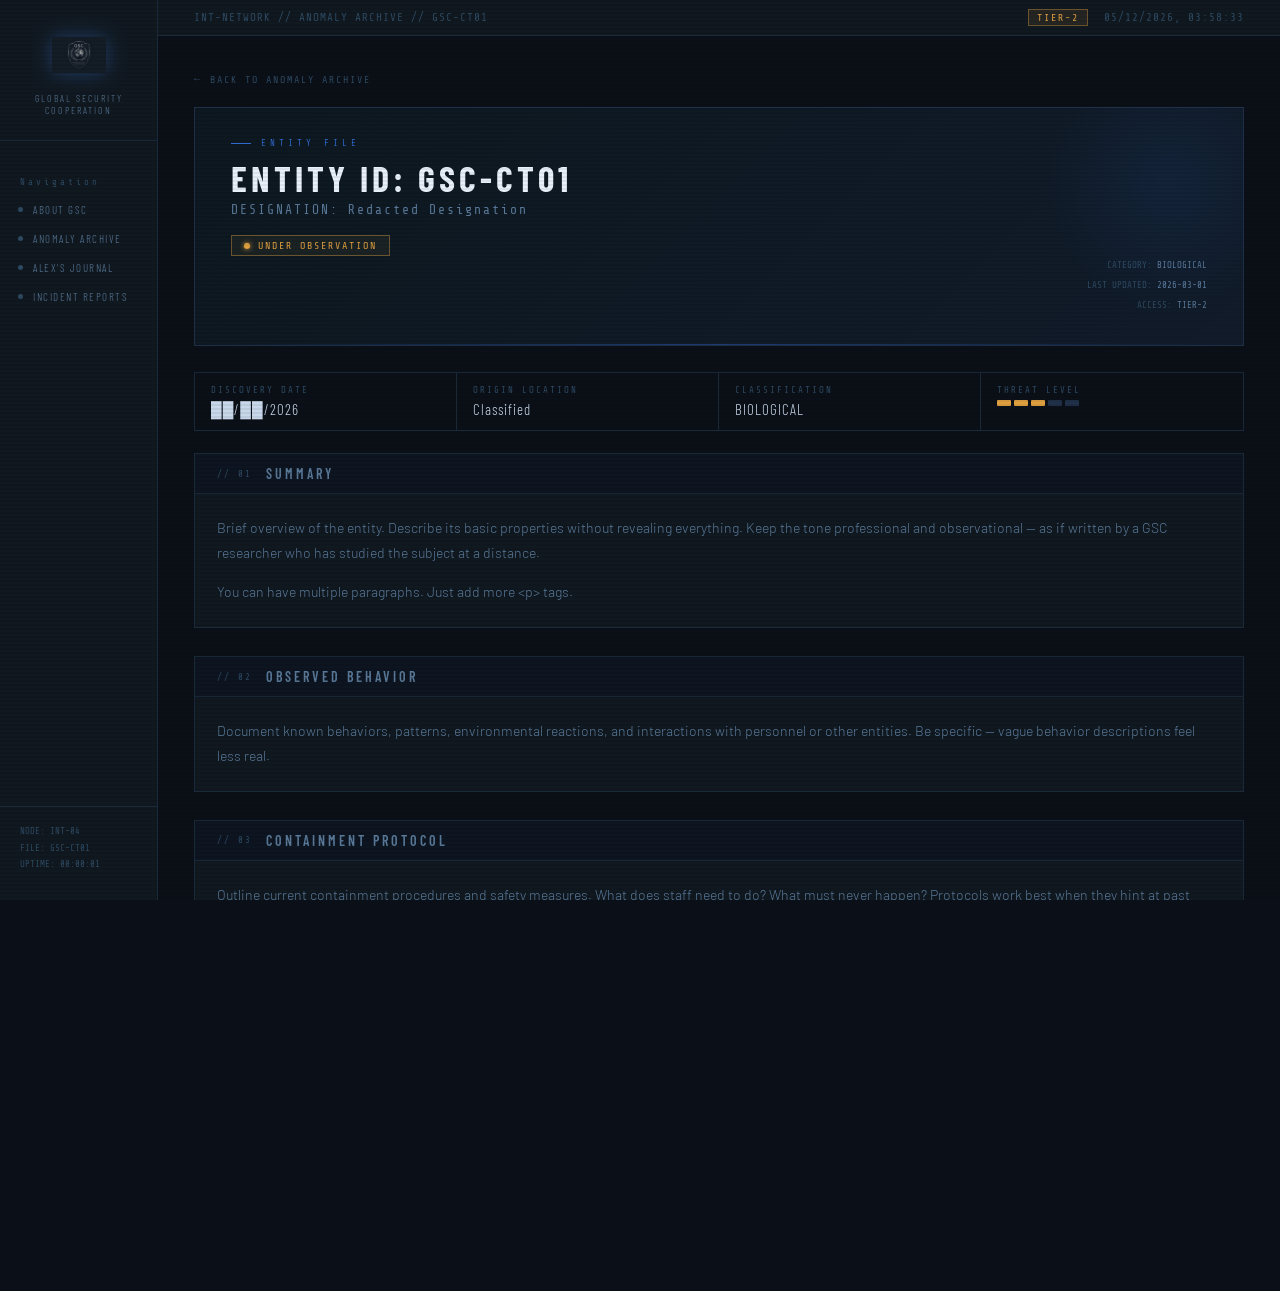
<file: anomalies/GSC-CT01.html>
<!DOCTYPE html>
<html lang="en">
<head>
  <meta charset="UTF-8"/>
  <meta name="viewport" content="width=device-width, initial-scale=1.0"/>
  <title>GSC | Entity File</title>
  <link href="https://fonts.googleapis.com/css2?family=Share+Tech+Mono&family=Barlow:wght@300;400;600&family=Barlow+Condensed:wght@400;600;700&display=swap" rel="stylesheet">
  <link rel="stylesheet" href="../gsc-shared.css">
  <style>
    :root {
      --bg:         #0b1018;
      --panel:      #101820;
      --panel2:     #0d1520;
      --border:     #1a2a3a;
      --border2:    #1f3048;
      --blue:       #2f6acd;
      --blue-dim:   #1e3f7a;
      --blue-glow:  rgba(47,106,205,0.15);
      --text:       #c8d8ea;
      --text-dim:   #5a7a9a;
      --text-faint: #2e4a62;
      --green:      #3ddc84;
      --amber:      #e0a040;
      --red:        #e05252;
      --mono:       'Share Tech Mono', monospace;
      --sans:       'Barlow', sans-serif;
      --cond:       'Barlow Condensed', sans-serif;
    }

    *, *::before, *::after { box-sizing: border-box; margin: 0; padding: 0; }
    html, body { height: 100%; background: var(--bg); color: var(--text); font-family: var(--sans); font-weight: 300; overflow-x: hidden; }

    body::before {
      content: ''; position: fixed; inset: 0;
      background: repeating-linear-gradient(0deg, transparent, transparent 2px, rgba(0,0,0,0.06) 2px, rgba(0,0,0,0.06) 4px);
      pointer-events: none; z-index: 999;
    }

    .shell { display: flex; min-height: 100vh; }

    /* ── SIDEBAR ── */
    .sidebar { width: 200px; min-width: 200px; background: var(--panel); border-right: 1px solid var(--border); display: flex; flex-direction: column; padding: 28px 0; position: sticky; top: 0; height: 100vh; }
    .sidebar-logo { display: flex; flex-direction: column; align-items: center; padding: 0 20px 24px; border-bottom: 1px solid var(--border); }
    .logo-img { width: 64px; height: 64px; object-fit: contain; filter: drop-shadow(0 0 10px rgba(47,106,205,0.4)); margin-bottom: 10px; }
    .logo-placeholder { width: 64px; height: 64px; border: 2px solid var(--blue-dim); border-radius: 50%; display: flex; align-items: center; justify-content: center; margin-bottom: 10px; }
    .logo-placeholder::after { content: 'GSC'; font-family: var(--cond); font-weight: 700; font-size: 13px; letter-spacing: 2px; color: var(--blue); }
    .sidebar-org { font-family: var(--cond); font-size: 10px; letter-spacing: 2px; color: var(--text-dim); text-align: center; text-transform: uppercase; }
    .sidebar-nav { flex: 1; padding: 20px 0; display: flex; flex-direction: column; }
    .nav-label { font-family: var(--mono); font-size: 9px; letter-spacing: 3px; color: var(--text-faint); padding: 0 20px; margin-bottom: 8px; margin-top: 16px; }
    .sidebar-nav a { display: flex; align-items: center; gap: 10px; padding: 10px 20px; color: var(--text-dim); text-decoration: none; font-family: var(--cond); font-size: 13px; letter-spacing: 1.5px; text-transform: uppercase; border-left: 2px solid transparent; transition: all 0.2s; position: relative; }
    .sidebar-nav a::before { content: ''; position: absolute; left: 0; top: 0; bottom: 0; width: 0; background: var(--blue-glow); transition: width 0.2s; }
    .sidebar-nav a:hover { color: var(--blue); border-left-color: var(--blue); }
    .sidebar-nav a:hover::before { width: 100%; }
    .nav-dot { width: 5px; height: 5px; border-radius: 50%; background: var(--text-faint); flex-shrink: 0; transition: background 0.2s; }
    .sidebar-nav a:hover .nav-dot { background: var(--blue); box-shadow: 0 0 6px var(--blue); }
    .sidebar-footer { padding: 16px 20px 0; border-top: 1px solid var(--border); font-family: var(--mono); font-size: 9px; color: var(--text-faint); line-height: 1.8; }

    /* ── MAIN ── */
    .main { flex: 1; display: flex; flex-direction: column; overflow-y: auto; }

    .topbar { background: var(--panel); border-bottom: 1px solid var(--border); padding: 10px 48px; display: flex; align-items: center; justify-content: space-between; font-family: var(--mono); font-size: 11px; color: var(--text-faint); letter-spacing: 1px; flex-shrink: 0; }
    .topbar-right { display: flex; gap: 16px; align-items: center; }
    .tier-badge { padding: 2px 8px; font-size: 10px; letter-spacing: 2px; border: 1px solid; }
    .tier-badge.t1 { background: rgba(47,106,205,0.1);  color: var(--blue);  border-color: var(--blue-dim); }
    .tier-badge.t2 { background: rgba(224,160,64,0.1); color: var(--amber); border-color: rgba(224,160,64,0.4); }
    .tier-badge.t3 { background: rgba(224,82,82,0.1);  color: var(--red);   border-color: rgba(224,82,82,0.4); }

    /* ── CONTENT ── */
    .content { padding: 48px; flex: 1; max-width: 960px; }

    /* File header */
    .file-header { position: relative; border: 1px solid var(--border2); background: linear-gradient(135deg, #0d1820 0%, #111c2b 100%); padding: 40px 48px; margin-bottom: 32px; overflow: hidden; animation: fadein 0.4s ease both; }
    .file-header::before { content: ''; position: absolute; top: -50px; right: -50px; width: 250px; height: 250px; border-radius: 50%; background: radial-gradient(circle, rgba(47,106,205,0.10) 0%, transparent 70%); pointer-events: none; }
    .file-header::after { content: ''; position: absolute; bottom: 0; left: 0; right: 0; height: 1px; background: linear-gradient(90deg, transparent, var(--blue-dim), transparent); }

    .file-header-tag { font-family: var(--mono); font-size: 9px; letter-spacing: 4px; color: var(--blue); margin-bottom: 12px; display: flex; align-items: center; gap: 10px; }
    .file-header-tag::before { content: ''; display: inline-block; width: 20px; height: 1px; background: var(--blue); }

    .file-header h1 { font-family: var(--cond); font-weight: 700; font-size: 36px; letter-spacing: 4px; color: #e8f0fa; margin-bottom: 6px; line-height: 1; }
    .file-header .designation { font-family: var(--mono); font-size: 13px; color: var(--text-dim); letter-spacing: 2px; margin-bottom: 4px; }

    .header-right { position: absolute; top: 40px; right: 48px; text-align: right; font-family: var(--mono); font-size: 10px; color: var(--text-faint); line-height: 2.2; }
    .header-right .hl { color: var(--text-dim); }

    /* Status badge in header */
    .header-status { display: inline-flex; align-items: center; gap: 8px; margin-top: 14px; font-family: var(--mono); font-size: 10px; letter-spacing: 2px; padding: 4px 12px; border: 1px solid; }
    .hs-contained   { color: var(--green); border-color: rgba(61,220,132,0.4); background: rgba(61,220,132,0.06); }
    .hs-observation { color: var(--amber); border-color: rgba(224,160,64,0.4); background: rgba(224,160,64,0.06); }
    .hs-restricted  { color: var(--red);   border-color: rgba(224,82,82,0.4);  background: rgba(224,82,82,0.06); }
    .hs-uncontained { color: #ff4444; border-color: rgba(255,68,68,0.5); background: rgba(255,68,68,0.08); animation: blink 2s ease-in-out infinite; }
    .header-status::before { content: ''; width: 6px; height: 6px; border-radius: 50%; background: currentColor; box-shadow: 0 0 5px currentColor; }
    @keyframes blink { 0%,100%{opacity:1;}50%{opacity:0.6;} }

    /* Meta grid */
    .meta-grid { display: grid; grid-template-columns: repeat(4, 1fr); gap: 0; border: 1px solid var(--border); margin-bottom: 36px; animation: fadein 0.4s 0.08s ease both; }
    .meta-cell { padding: 16px 20px; border-right: 1px solid var(--border); }
    .meta-cell:last-child { border-right: none; }
    .meta-cell-label { font-family: var(--mono); font-size: 9px; letter-spacing: 2px; color: var(--text-faint); margin-bottom: 5px; }
    .meta-cell-val { font-family: var(--cond); font-size: 15px; letter-spacing: 1px; color: var(--text); }

    /* Threat bar */
    .threat-bar { display: flex; gap: 3px; margin-top: 4px; }
    .threat-pip { width: 14px; height: 6px; border-radius: 1px; background: var(--border2); }
    .threat-pip.filled-low    { background: var(--green); }
    .threat-pip.filled-mid    { background: var(--amber); }
    .threat-pip.filled-high   { background: var(--red); }

    /* Sections */
    .sections { display: flex; flex-direction: column; gap: 28px; }

    .section { border: 1px solid var(--border); background: var(--panel); animation: fadein 0.4s ease both; }
    .section-header { display: flex; align-items: center; gap: 14px; padding: 14px 24px; border-bottom: 1px solid var(--border); background: var(--panel2); }
    .section-num { font-family: var(--mono); font-size: 9px; letter-spacing: 2px; color: var(--text-faint); }
    .section-title { font-family: var(--cond); font-weight: 600; font-size: 14px; letter-spacing: 3px; color: var(--text-dim); text-transform: uppercase; }
    .section-body { padding: 24px; font-size: 15px; line-height: 1.75; color: var(--text-dim); }
    .section-body p + p { margin-top: 14px; }

    /* Addendum */
    .addendum { border: 1px solid var(--border); border-left: 3px solid var(--blue); background: #090f18; animation: fadein 0.4s ease both; }
    .addendum-header { display: flex; align-items: center; gap: 14px; padding: 12px 24px; border-bottom: 1px solid var(--border); }
    .addendum-label { font-family: var(--mono); font-size: 10px; letter-spacing: 3px; color: var(--blue); }
    .addendum-date { font-family: var(--mono); font-size: 10px; color: var(--text-faint); margin-left: auto; }
    .addendum-body { padding: 20px 24px; font-size: 14px; line-height: 1.75; color: var(--text-dim); }

    /* Redaction */
    .redact { display: inline-block; background: #111; color: transparent; border-radius: 2px; padding: 0 3px; user-select: none; cursor: not-allowed; vertical-align: middle; }
    .redact-s { width: 3em; }
    .redact-m { width: 6em; }
    .redact-l { width: 10em; }

    /* Back link */
    .back-link { display: inline-flex; align-items: center; gap: 8px; font-family: var(--mono); font-size: 11px; letter-spacing: 2px; color: var(--text-faint); text-decoration: none; margin-bottom: 28px; transition: color 0.2s; }
    .back-link:hover { color: var(--blue); }
    .back-link::before { content: '←'; }

    /* Bottom bar */
    .clearance-bar { background: var(--panel); border-top: 1px solid var(--border); padding: 10px 48px; font-family: var(--mono); font-size: 10px; letter-spacing: 2px; color: var(--text-faint); display: flex; gap: 32px; flex-shrink: 0; }
    .cl-val { color: var(--text-dim); }

    @keyframes fadein { from { opacity: 0; transform: translateY(8px); } to { opacity: 1; transform: translateY(0); } }
    .section:nth-child(1) { animation-delay: 0.12s; }
    .section:nth-child(2) { animation-delay: 0.18s; }
    .section:nth-child(3) { animation-delay: 0.24s; }
    .section:nth-child(4) { animation-delay: 0.30s; }
    .addendum:nth-child(1) { animation-delay: 0.36s; }
    .addendum:nth-child(2) { animation-delay: 0.42s; }

    ::-webkit-scrollbar { width: 5px; }
    ::-webkit-scrollbar-track { background: var(--bg); }
    ::-webkit-scrollbar-thumb { background: var(--border2); border-radius: 3px; }

    @media (max-width: 900px) {
      .meta-grid { grid-template-columns: 1fr 1fr; }
      .meta-cell { border-bottom: 1px solid var(--border); }
      .header-right { display: none; }
    }
    @media (max-width: 700px) {
      .shell { flex-direction: column; }
      .sidebar { width: 100%; height: auto; position: static; }
      .content { padding: 24px; }
      .file-header { padding: 28px 24px; }
      .topbar, .clearance-bar { padding: 10px 20px; flex-wrap: wrap; gap: 10px; }
    }
  </style>
</head>
<body>
<!-- ==========================================================
  HOW TO FILL IN THIS TEMPLATE — NO CODING NEEDED
  Read the comments above each section and replace the text.
  Everything you need to change is marked with  ← EDIT THIS
  Do NOT touch anything outside the marked areas.
=========================================================== -->

<!-- ══════════════════════════════════════════════════════════
  ENTITY DATA — Change these values to update the whole page.
  Status options:  contained | observation | restricted | uncontained
  Clearance options: TIER-1 | TIER-2 | TIER-3
  Threat level: a number from 1 to 5
  Threat color: low | mid | high  (green | amber | red)
══════════════════════════════════════════════════════════ -->
<script>
const ENTITY = {
  id:              "GSC-CT01",            // ← EDIT THIS  e.g. "GSC-CT04"
  designation:     "Redacted Designation",// ← EDIT THIS  e.g. "The Hollow Man"
  clearance:       "TIER-2",             // ← EDIT THIS  TIER-1 / TIER-2 / TIER-3
  status:          "observation",        // ← EDIT THIS  contained / observation / restricted / uncontained
  discoveryDate:   "██/██/2026",         // ← EDIT THIS  e.g. "03/14/2024" or use ██ to redact
  origin:          "Classified",         // ← EDIT THIS  e.g. "Eastern Europe" or "Classified"
  category:        "BIOLOGICAL",         // ← EDIT THIS  e.g. "BIOLOGICAL" / "COGNITOHAZARD" / "MECHANICAL"
  threatLevel:     3,                    // ← EDIT THIS  1 to 5
  threatColor:     "mid",               // ← EDIT THIS  low / mid / high
  lastUpdated:     "2026-03-01",        // ← EDIT THIS  date of last file update
};
</script>

<div class="shell">

  <!-- SIDEBAR -->
  <aside class="sidebar">
    <div class="sidebar-logo">
      <img src="../gsc-logo.png" alt="GSC" class="logo-img"
           onerror="this.style.display='none'; this.nextElementSibling.style.display='flex';">
      <div class="logo-placeholder" style="display:none;"></div>
      <div class="sidebar-org">Global Security<br>Cooperation</div>
    </div>
    <nav class="sidebar-nav">
      <div class="nav-label">Navigation</div>
      <a href="../index.html"><span class="nav-dot"></span>About GSC</a>
      <a href="index.html"><span class="nav-dot"></span>Anomaly Archive</a>
      <a href="../journal/"><span class="nav-dot"></span>Alex's Journal</a>
      <a href="../incidents/"><span class="nav-dot"></span>Incident Reports</a>
    </nav>
    <div class="sidebar-footer">
      NODE: INT-04<br>
      FILE: <span id="sidebarId">--</span><br>
      UPTIME: <span id="uptime">00:00:00</span>
    </div>
  </aside>

  <!-- MAIN -->
  <div class="main">

    <div class="topbar">
      <span id="topbarPath">INT-NETWORK // ANOMALY ARCHIVE // --</span>
      <div class="topbar-right">
        <span class="tier-badge" id="tierBadge">--</span>
        <span id="syncTime">--</span>
      </div>
    </div>

    <div class="content">

      <a href="index.html" class="back-link">BACK TO ANOMALY ARCHIVE</a>

      <!-- FILE HEADER — auto-filled from ENTITY above -->
      <div class="file-header" id="fileHeader">
        <div class="file-header-tag">ENTITY FILE</div>
        <h1 id="fhId">--</h1>
        <div class="designation" id="fhDesignation">--</div>
        <div id="fhStatus"></div>
        <div class="header-right">
          CATEGORY: <span class="hl" id="fhCategory">--</span><br>
          LAST UPDATED: <span class="hl" id="fhUpdated">--</span><br>
          ACCESS: <span class="hl" id="fhAccess">--</span>
        </div>
      </div>

      <!-- META GRID — auto-filled -->
      <div class="meta-grid">
        <div class="meta-cell">
          <div class="meta-cell-label">DISCOVERY DATE</div>
          <div class="meta-cell-val" id="mgDate">--</div>
        </div>
        <div class="meta-cell">
          <div class="meta-cell-label">ORIGIN LOCATION</div>
          <div class="meta-cell-val" id="mgOrigin">--</div>
        </div>
        <div class="meta-cell">
          <div class="meta-cell-label">CLASSIFICATION</div>
          <div class="meta-cell-val" id="mgCategory">--</div>
        </div>
        <div class="meta-cell">
          <div class="meta-cell-label">THREAT LEVEL</div>
          <div class="threat-bar" id="mgThreat"></div>
        </div>
      </div>

      <!-- ══════════════════════════════════════════════════
        SECTIONS — Edit the text between the <p> tags.
        To add a new section: copy one full <div class="section">
        block and paste it below the others.
        To remove a section: delete the whole block.
      ══════════════════════════════════════════════════ -->
      <div class="sections">

        <div class="section">
          <div class="section-header">
            <span class="section-num">// 01</span>
            <span class="section-title">Summary</span>
          </div>
          <div class="section-body">
            <!-- ↓ EDIT THIS — write your summary here -->
            <p>Brief overview of the entity. Describe its basic properties without revealing everything. Keep the tone professional and observational — as if written by a GSC researcher who has studied the subject at a distance.</p>
            <p>You can have multiple paragraphs. Just add more &lt;p&gt; tags.</p>
            <!-- ↑ EDIT THIS -->
          </div>
        </div>

        <div class="section">
          <div class="section-header">
            <span class="section-num">// 02</span>
            <span class="section-title">Observed Behavior</span>
          </div>
          <div class="section-body">
            <!-- ↓ EDIT THIS -->
            <p>Document known behaviors, patterns, environmental reactions, and interactions with personnel or other entities. Be specific — vague behavior descriptions feel less real.</p>
            <!-- ↑ EDIT THIS -->
          </div>
        </div>

        <div class="section">
          <div class="section-header">
            <span class="section-num">// 03</span>
            <span class="section-title">Containment Protocol</span>
          </div>
          <div class="section-body">
            <!-- ↓ EDIT THIS -->
            <p>Outline current containment procedures and safety measures. What does staff need to do? What must never happen? Protocols work best when they hint at past failures.</p>
            <!-- ↑ EDIT THIS -->
          </div>
        </div>

        <div class="section">
          <div class="section-header">
            <span class="section-num">// 04</span>
            <span class="section-title">Research Notes</span>
          </div>
          <div class="section-body">
            <!-- ↓ EDIT THIS -->
            <p>Additional remarks from researchers or internal analysts. This section can be more personal in tone — written by a named researcher, or left anonymous.</p>
            <!-- ↑ EDIT THIS -->
          </div>
        </div>

      </div><!-- end .sections -->

      <!-- ══════════════════════════════════════════════════
        ADDENDA — Internal update logs. Each one is a separate
        dated entry. Copy the block to add more addenda.
        To remove: delete the whole <div class="addendum"> block.
      ══════════════════════════════════════════════════ -->

      <br><!-- spacer -->

      <div class="addendum">
        <div class="addendum-header">
          <span class="addendum-label">ADDENDUM 01</span>
          <span class="addendum-date">2026-01-15</span><!-- ← EDIT DATE -->
        </div>
        <div class="addendum-body">
          <!-- ↓ EDIT THIS -->
          Internal update log. Addenda are used to record new developments, incidents, or changes to containment status after the initial file was created. They read like incident notes — factual, terse, sometimes alarming.
          <!-- ↑ EDIT THIS -->
        </div>
      </div>

      <!-- Copy the block above to add a second addendum:
      <div class="addendum">
        <div class="addendum-header">
          <span class="addendum-label">ADDENDUM 02</span>
          <span class="addendum-date">2026-02-03</span>
        </div>
        <div class="addendum-body">
          Your addendum text here.
        </div>
      </div>
      -->

    </div><!-- end .content -->

    <div class="clearance-bar">
      <span>FILE: <span class="cl-val" id="barId">--</span></span>
      <span>STATUS: <span class="cl-val" id="barStatus">--</span></span>
      <span>CLEARANCE: <span class="cl-val" id="barClearance">--</span></span>
      <span>© 2026 GSC INTERNAL NETWORK</span>
    </div>

  </div><!-- end .main -->
</div>

<script>
// ── Auto-fill from ENTITY data ────────────────────────────
const STATUS_MAP = {
  contained:   { label: 'CONTAINED',    cls: 'hs-contained'   },
  observation: { label: 'UNDER OBSERVATION', cls: 'hs-observation' },
  restricted:  { label: 'RESTRICTED',   cls: 'hs-restricted'  },
  uncontained: { label: 'UNCONTAINED',  cls: 'hs-uncontained' },
};
const CLEARANCE_CLS = { 'TIER-1': 't1', 'TIER-2': 't2', 'TIER-3': 't3' };

function init() {
  const e = ENTITY;
  const sc = STATUS_MAP[e.status] || STATUS_MAP.observation;

  // Page title
  document.title = `GSC | ${e.id}`;

  // Topbar
  document.getElementById('topbarPath').textContent =
    `INT-NETWORK // ANOMALY ARCHIVE // ${e.id}`;
  const tb = document.getElementById('tierBadge');
  tb.textContent = e.clearance;
  tb.className = 'tier-badge ' + (CLEARANCE_CLS[e.clearance] || '');

  // File header
  document.getElementById('fhId').textContent          = `ENTITY ID: ${e.id}`;
  document.getElementById('fhDesignation').textContent = `DESIGNATION: ${e.designation}`;
  document.getElementById('fhCategory').textContent    = e.category;
  document.getElementById('fhUpdated').textContent     = e.lastUpdated;
  document.getElementById('fhAccess').textContent      = e.clearance;

  const statusEl = document.getElementById('fhStatus');
  statusEl.innerHTML = `<div class="header-status ${sc.cls}">${sc.label}</div>`;

  // Meta grid
  document.getElementById('mgDate').textContent     = e.discoveryDate;
  document.getElementById('mgOrigin').textContent   = e.origin;
  document.getElementById('mgCategory').textContent = e.category;

  // Threat bar
  const bar = document.getElementById('mgThreat');
  bar.innerHTML = '';
  for (let i = 1; i <= 5; i++) {
    const pip = document.createElement('div');
    pip.className = 'threat-pip' + (i <= e.threatLevel ? ` filled-${e.threatColor}` : '');
    bar.appendChild(pip);
  }

  // Sidebar & bottom bar
  document.getElementById('sidebarId').textContent  = e.id;
  document.getElementById('barId').textContent       = e.id;
  document.getElementById('barStatus').textContent   = sc.label;
  document.getElementById('barClearance').textContent= e.clearance;
}

init();

// ── Clock & uptime ────────────────────────────────────────
function updateTime() {
  document.getElementById('syncTime').textContent =
    new Date().toLocaleString('en-GB', { hour12: false });
}
updateTime(); setInterval(updateTime, 1000);

const start = Date.now();
setInterval(() => {
  const s = Math.floor((Date.now() - start) / 1000);
  document.getElementById('uptime').textContent =
    [Math.floor(s/3600), Math.floor((s%3600)/60), s%60]
    .map(n => String(n).padStart(2,'0')).join(':');
}, 1000);
</script>
</body>
</html>
</file>
<file: gsc-shared.css>
/*
  ============================================================
  GSC SHARED STYLESHEET — gsc-shared.css
  Link this in every page inside <head>:

  Root pages (index.html):
    <link rel="stylesheet" href="gsc-shared.css">

  Subfolder pages (journal/, anomalies/, incidents/):
    <link rel="stylesheet" href="../gsc-shared.css">

  Place this AFTER your Google Fonts link.
  ============================================================
*/


/* ══════════════════════════════════════════════════════════
   DESKTOP FIXES — applies on all screen sizes as a baseline
══════════════════════════════════════════════════════════ */

/* Sidebar — slightly slimmer */
.sidebar {
  width: 170px !important;
  min-width: 170px !important;
}

.sidebar-nav a {
  font-size: 11px !important;
  padding: 8px 16px !important;
}

/* Logo — always visible on desktop, correct size */
.sidebar-logo {
  display: flex !important;
}

.logo-img {
  width: 54px !important;
  height: 54px !important;
  mix-blend-mode: screen !important;
}

.logo-placeholder {
  width: 54px !important;
  height: 54px !important;
}

/* Remove max-width cap so content fills the screen */
.content {
  max-width: 100% !important;
  padding: 36px 44px !important;
}

/* Hero sections */
.hero,
.file-header {
  padding: 36px 44px !important;
  margin-bottom: 26px !important;
}

/* Fix hero meta — flex row so it never overlaps title */
.hero-inner,
.file-header-inner {
  display: flex !important;
  justify-content: space-between !important;
  align-items: flex-start !important;
  gap: 32px !important;
  position: relative !important;
  z-index: 1 !important;
}

.hero-meta,
.header-right {
  position: static !important;
  transform: none !important;
  top: auto !important;
  right: auto !important;
  text-align: right !important;
  flex-shrink: 0 !important;
  white-space: nowrap !important;
  font-size: 9px !important;
  line-height: 2.2 !important;
}

.hero h1 {
  font-size: 32px !important;
  letter-spacing: 4px !important;
}

.file-header h2 {
  font-size: 30px !important;
  letter-spacing: 3px !important;
}

/* Stats strip */
.stats-strip { margin-bottom: 22px !important; }
.stat-cell { padding: 12px 18px !important; }
.stat-cell-label { font-size: 8px !important; }
.stat-cell-val { font-size: 20px !important; }

/* Toolbar */
.search-input { font-size: 11px !important; padding: 8px 12px 8px 30px !important; }
.filter-btn, .sort-btn { padding: 8px 14px !important; font-size: 9px !important; }

/* Table */
.archive-table th { padding: 10px 14px !important; font-size: 8px !important; }
.archive-table td { padding: 12px 14px !important; font-size: 12px !important; }
.archive-table td.designation { font-size: 14px !important; }

/* Entity file */
.meta-grid { margin-bottom: 22px !important; }
.meta-cell { padding: 12px 16px !important; }
.section-header { padding: 11px 22px !important; }
.section-body { padding: 22px !important; font-size: 14px !important; line-height: 1.78 !important; }
.addendum-body { padding: 18px 22px !important; font-size: 13px !important; }

/* Journal */
.entry { padding: 22px 28px 22px 40px !important; }
.entry-title { font-size: 22px !important; }
.entry-body { font-size: 18px !important; }
.right-panel { width: 220px !important; min-width: 220px !important; }

/* Bars */
.clearance-bar { padding: 9px 44px !important; font-size: 9px !important; }
.topbar { padding: 9px 44px !important; }
.notice { font-size: 9px !important; }
.back-link { font-size: 10px !important; margin-bottom: 22px !important; }
.warn-banner, .warn-strip, .alert-strip { font-size: 10px !important; padding: 10px 16px !important; margin-bottom: 22px !important; }
.results-info { font-size: 9px !important; }


/* ══════════════════════════════════════════════════════════
   1280px and below — average laptop
══════════════════════════════════════════════════════════ */
@media (max-width: 1280px) {
  .sidebar { width: 158px !important; min-width: 158px !important; }
  .content { padding: 30px 36px !important; }
  .hero, .file-header { padding: 30px 36px !important; }
  .hero h1 { font-size: 28px !important; }
  .file-header h2 { font-size: 26px !important; }
  .clearance-bar, .topbar { padding: 9px 36px !important; }
}


/* ══════════════════════════════════════════════════════════
   1024px and below — small laptop
══════════════════════════════════════════════════════════ */
@media (max-width: 1024px) {
  /* Hide meta on small screens to prevent squeeze */
  .hero-meta,
  .header-right { display: none !important; }

  .sidebar { width: 148px !important; min-width: 148px !important; }
  .content { padding: 26px 30px !important; }
  .hero h1 { font-size: 24px !important; }
  .file-header h2 { font-size: 22px !important; }
  .stat-cell-val { font-size: 18px !important; }
  .right-panel { display: none !important; }
  .meta-grid { grid-template-columns: 1fr 1fr !important; }
}


/* ══════════════════════════════════════════════════════════
   768px and below — mobile
   Sidebar becomes a slim horizontal website nav header
   Logo is hidden here because there's no room — GSC text
   label is shown instead via CSS ::before
══════════════════════════════════════════════════════════ */
@media (max-width: 768px) {

  .shell { flex-direction: column !important; }

  /* Sidebar becomes a horizontal header strip */
  .sidebar {
    width: 100% !important;
    min-width: unset !important;
    height: auto !important;
    position: static !important;
    flex-direction: row !important;
    align-items: center !important;
    padding: 12px 18px !important;
    border-right: none !important;
    border-bottom: 1px solid var(--border) !important;
    gap: 14px !important;
  }

  /* Hide logo, footer and nav labels on mobile — no room */
  .sidebar-logo { display: none !important; }
  .sidebar-footer { display: none !important; }
  .nav-label { display: none !important; }

  /* GSC brand label on the left */
  .sidebar::before {
    content: 'GSC';
    font-family: 'Barlow Condensed', sans-serif;
    font-weight: 700;
    font-size: 13px;
    letter-spacing: 3px;
    color: var(--blue);
    flex-shrink: 0;
  }

  /* Nav as horizontal scrollable link strip */
  .sidebar-nav {
    flex: 1 !important;
    flex-direction: row !important;
    padding: 0 !important;
    gap: 0 !important;
    overflow-x: auto !important;
    -webkit-overflow-scrolling: touch !important;
  }

  .sidebar-nav::-webkit-scrollbar { display: none !important; }

  .sidebar-nav a {
    padding: 5px 12px !important;
    border-left: none !important;
    border-bottom: 2px solid transparent !important;
    font-size: 10px !important;
    letter-spacing: 1px !important;
    white-space: nowrap !important;
    flex-shrink: 0 !important;
    background: transparent !important;
  }

  .sidebar-nav a::before { display: none !important; }

  .sidebar-nav a.active,
  .sidebar-nav a:hover {
    border-left: none !important;
    border-bottom-color: var(--blue) !important;
    background: transparent !important;
  }

  .nav-dot { display: none !important; }

  /* Content */
  .topbar { padding: 7px 18px !important; font-size: 9px !important; }
  .content { padding: 18px !important; }

  /* Hero */
  .hero, .file-header { padding: 20px 18px !important; margin-bottom: 18px !important; }
  .hero-inner, .file-header-inner { flex-direction: column !important; gap: 10px !important; }
  .hero-meta, .header-right { display: none !important; }
  .hero h1 { font-size: 20px !important; letter-spacing: 2px !important; }
  .hero-sub { font-size: 9px !important; }
  .file-header h2 { font-size: 18px !important; letter-spacing: 2px !important; }

  /* Strips */
  .alert-strip, .warn-strip, .warn-banner { font-size: 9px !important; padding: 8px 12px !important; margin-bottom: 16px !important; }

  /* Stats */
  .stats-strip { flex-wrap: wrap !important; }
  .stat-cell { min-width: 50% !important; padding: 10px 14px !important; }
  .stat-cell-val { font-size: 18px !important; }

  /* Toolbar */
  .toolbar { flex-wrap: wrap !important; gap: 6px !important; }
  .filter-btn, .sort-btn { padding: 7px 10px !important; font-size: 8px !important; }

  /* Table */
  .archive-table th { padding: 8px 10px !important; font-size: 7px !important; }
  .archive-table td { padding: 10px !important; font-size: 11px !important; }

  /* Meta grid */
  .meta-grid { grid-template-columns: 1fr 1fr !important; }
  .meta-cell { padding: 10px 12px !important; border-bottom: 1px solid var(--border) !important; }

  /* Sections */
  .section-body { padding: 16px !important; font-size: 13px !important; }
  .addendum-body { padding: 14px 16px !important; font-size: 12px !important; }

  /* Journal */
  .entry { padding: 16px 18px 16px 30px !important; }
  .entry-title { font-size: 19px !important; }
  .entry-body { font-size: 16px !important; }
  .right-panel { display: none !important; }
  .entries-col { padding: 18px !important; }

  /* Bottom bar */
  .clearance-bar { padding: 8px 18px !important; font-size: 8px !important; gap: 12px !important; flex-wrap: wrap !important; }
  .back-link { font-size: 9px !important; margin-bottom: 16px !important; }
  .notice { font-size: 8px !important; }
}


/* ══════════════════════════════════════════════════════════
   420px and below — very small phones
══════════════════════════════════════════════════════════ */
@media (max-width: 420px) {
  .hero h1 { font-size: 17px !important; }
  .file-header h2 { font-size: 15px !important; }
  .sidebar-nav a { font-size: 9px !important; padding: 5px 9px !important; }
  }
</file>
